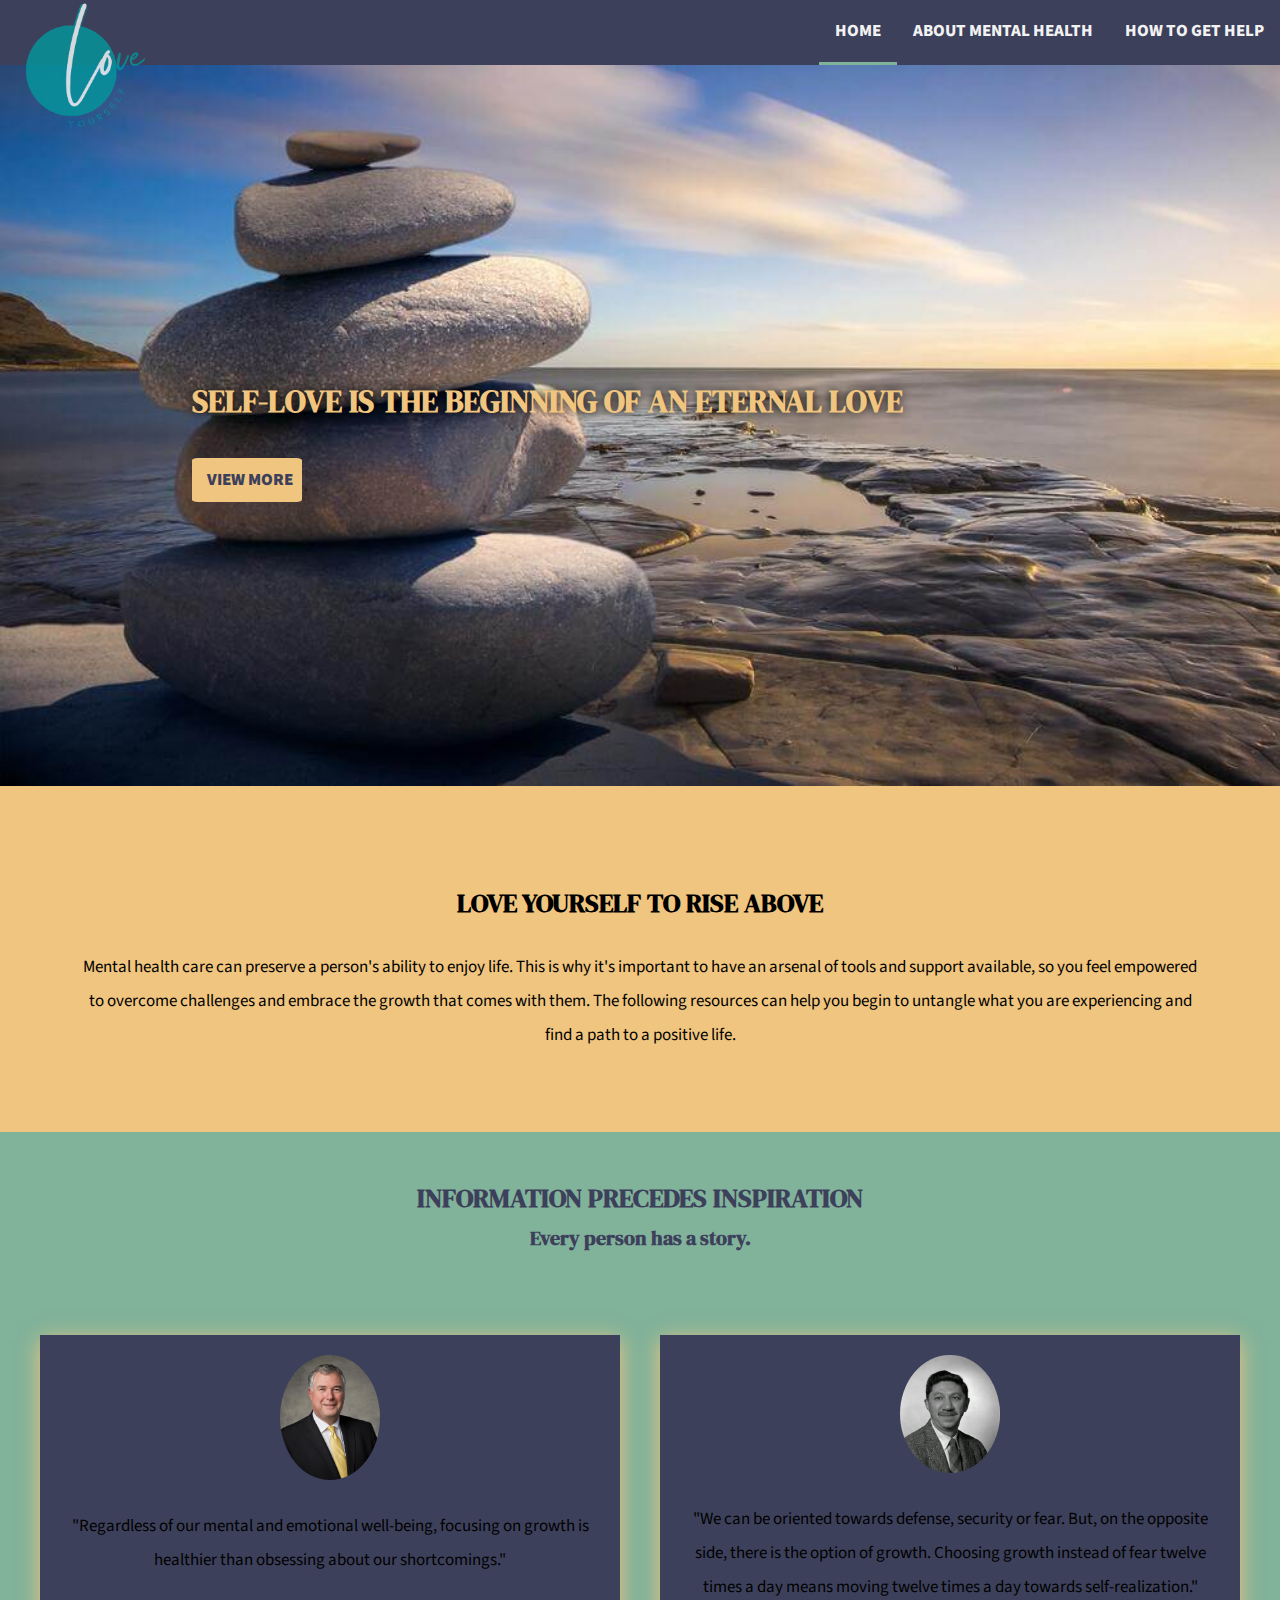
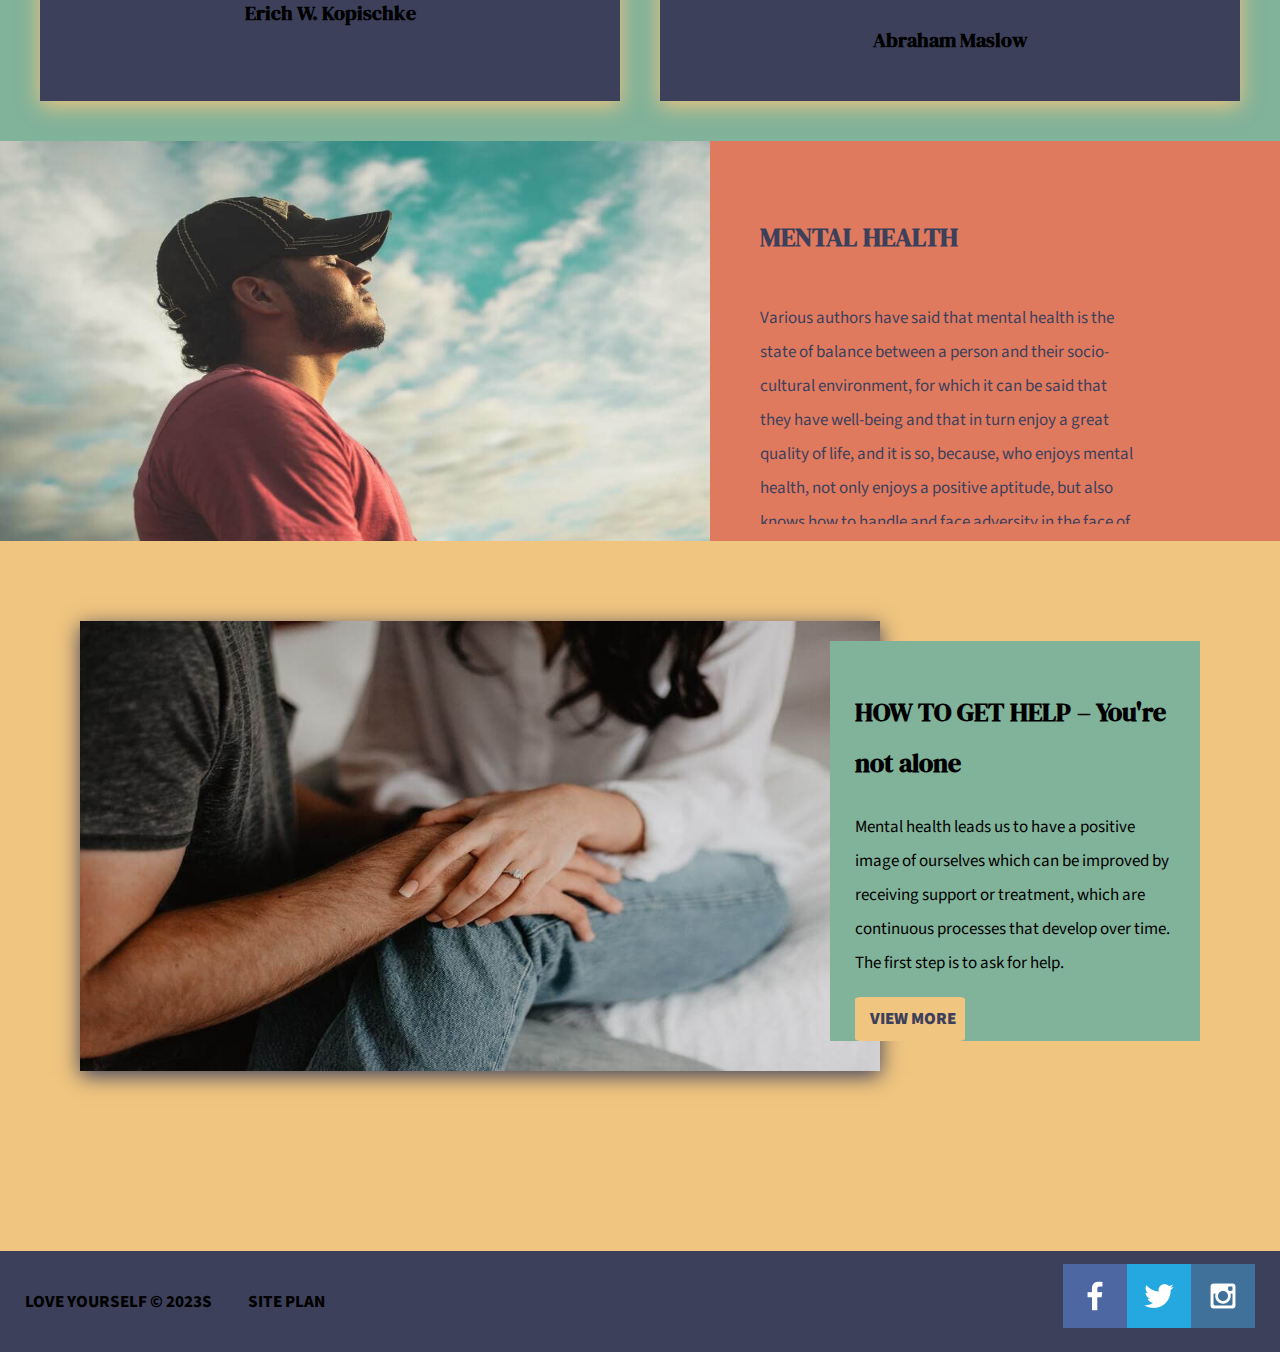
<file: lywebsite/index.html>
<!DOCTYPE html>
<html lang="en">

<head>
    <meta charset="UTF-8">
    <meta http-equiv="X-UA-Compatible" content="IE=edge">
    <meta name="viewport" content="width=device-width, initial-scale=1.0">
    <title>Love Yourself - Homepage</title>
    <link rel="stylesheet" href="styles/style.css">
</head>

<body>
    <div class="content">
        <!--Nav Bar-->
        <header>
            <a href="index.html" class="logo_link">
                <img src="images/20230112_182520_0000.png" alt="Love Yourself logo" class="logo">
            </a>
            <nav>
                <div class="topnav">
                    <a href="index.html" class="active">Home</a>
                    <a href="aboutmentalh.html">About Mental Health</a>
                    <a href="howtogethelp.html">How to get help</a>
                </div>
            </nav>
        </header>

        <!--Hero Banner-->
        <div id="hero">
            <div id="hero-box">
                <img src="images/pexels-pixabay-289586.jpg" alt="Balance Stone" id="hero-img">
            </div>
            <section id="hero-msg">
                <h2 class="home-title">Self-Love is the beginning of
                    an eternal love</h2>
                <div class="button">
                    <a href="aboutmentalh.html">
                        VIEW MORE
                    </a>
                </div>
            </section>
        </div>
        <main>
            <!--LOVE YOURSELF-->
            <section class="section-loveyourself">
                <h2 class="section-title">LOVE YOURSELF TO RISE ABOVE</h2>

                <p>Mental health care can preserve a person's ability to
                    enjoy life. This is why it's important to have an arsenal
                    of tools and support available, so you feel empowered to
                    overcome challenges and embrace the growth that comes with
                    them. The following resources can help you begin to
                    untangle what you are experiencing and find a path to a
                    positive life.</p>
            </section>

            <!--QUOTES-->
            <section class="quotes-grid">
                <h2 class="section-title">INFORMATION PRECEDES INSPIRATION</h2>
                <h3 class="section-subtitle">Every person has a story.</h3>
                <div class="quote-box1">
                    <div class="quote-img">
                        <img src="images/ErickKopischke.jpg" alt="Seventy-Elder-Kopischke ">
                    </div>
                    <p class="quote-msg">
                        "Regardless of our mental and emotional well-being, focusing on growth
                        is healthier than obsessing about our shortcomings."
                    </p>
                    <div id="bottom-right-quote1">
                        <h3>Erich W. Kopischke</h3>
                    </div>
                </div>

                <div class="quote-box2">
                    <div class="quote-img">
                        <img src="images/abraham1.jpg" alt="Abraham Maslow profile picture">
                    </div>
                    <p class="quote-msg">
                        "We can be oriented towards defense, security or fear. But,
                        on the opposite side, there is the option of growth. Choosing
                        growth instead of fear twelve times a day means moving
                        twelve times a day towards self-realization."</p>
                    <div id="bottom-right-quote2">
                        <h3>Abraham Maslow</h3>
                    </div>
                </div>
            </section>

            <!-- MENTAL HEALTH -->
            <div class="section-mentalhealth">
                <img src="images/pexels-kelvin-valerio-810775.jpg" alt="Man Peaceful" id="mentalhealth-img">
                <section id="mentalhealth-box">
                    <h2>MENTAL HEALTH </h2>
                    <div class="div-text">
                        <p id="mentalhealth-msg">
                            Various authors have said that mental health is
                            the state of balance between a person and their
                            socio-cultural environment, for which it can be said
                            that they have well-being and that in turn enjoy a
                            great quality of life, and it is so, because, who
                            enjoys mental health, not only enjoys a positive
                            aptitude, but also knows how to handle and face
                            adversity in the face of adversity. Hence, it is
                            directly associated with the terms health and physical
                            condition, although mental health goes far beyond the
                            physical part and state of a person's body.</p>
                    </div>

                </section>
            </div>

            <!--How to get help-->
            <div class="section-howtogethelp" id="section-howtogethelp">
                <img src="images/pexels-emma-bauso-3585811.jpg" alt="Woman hand" id="howtogethelp-img">
                <section id="background">
                    <h2>HOW TO GET HELP – You're not alone</h2>
                    <p>Mental health leads us to have a positive image of
                        ourselves which can be improved by receiving support
                        or treatment, which are continuous processes that
                        develop over time. The first step is to ask for help.</p>
                    <div class="button">
                        <a href="howtogethelp.html">
                            VIEW MORE
                        </a>
                    </div>
                </section>
            </div>
        </main>

        <!--Footer-->
        <footer>
            <div id="copyright">
                <p>Love Yourself &copy; 2023s</p>
                <a href="site-plan.html">Site Plan</a>
            </div>
            <div class="social">
                <a href="https://facebook.com" target="_blank">
                    <img src="images/facebook.png" alt="fb icon">
                </a>
                <a href="https://twitter.com" target="_blank">
                    <img src="images/twitter.png" alt="twitter icon">
                </a>
                <a href="https://instagram.com" target="_blank">
                    <img src="images/instagram.png" alt="instagram icon">
                </a>
            </div>
        </footer>
    </div>
</body>

</html>
</file>
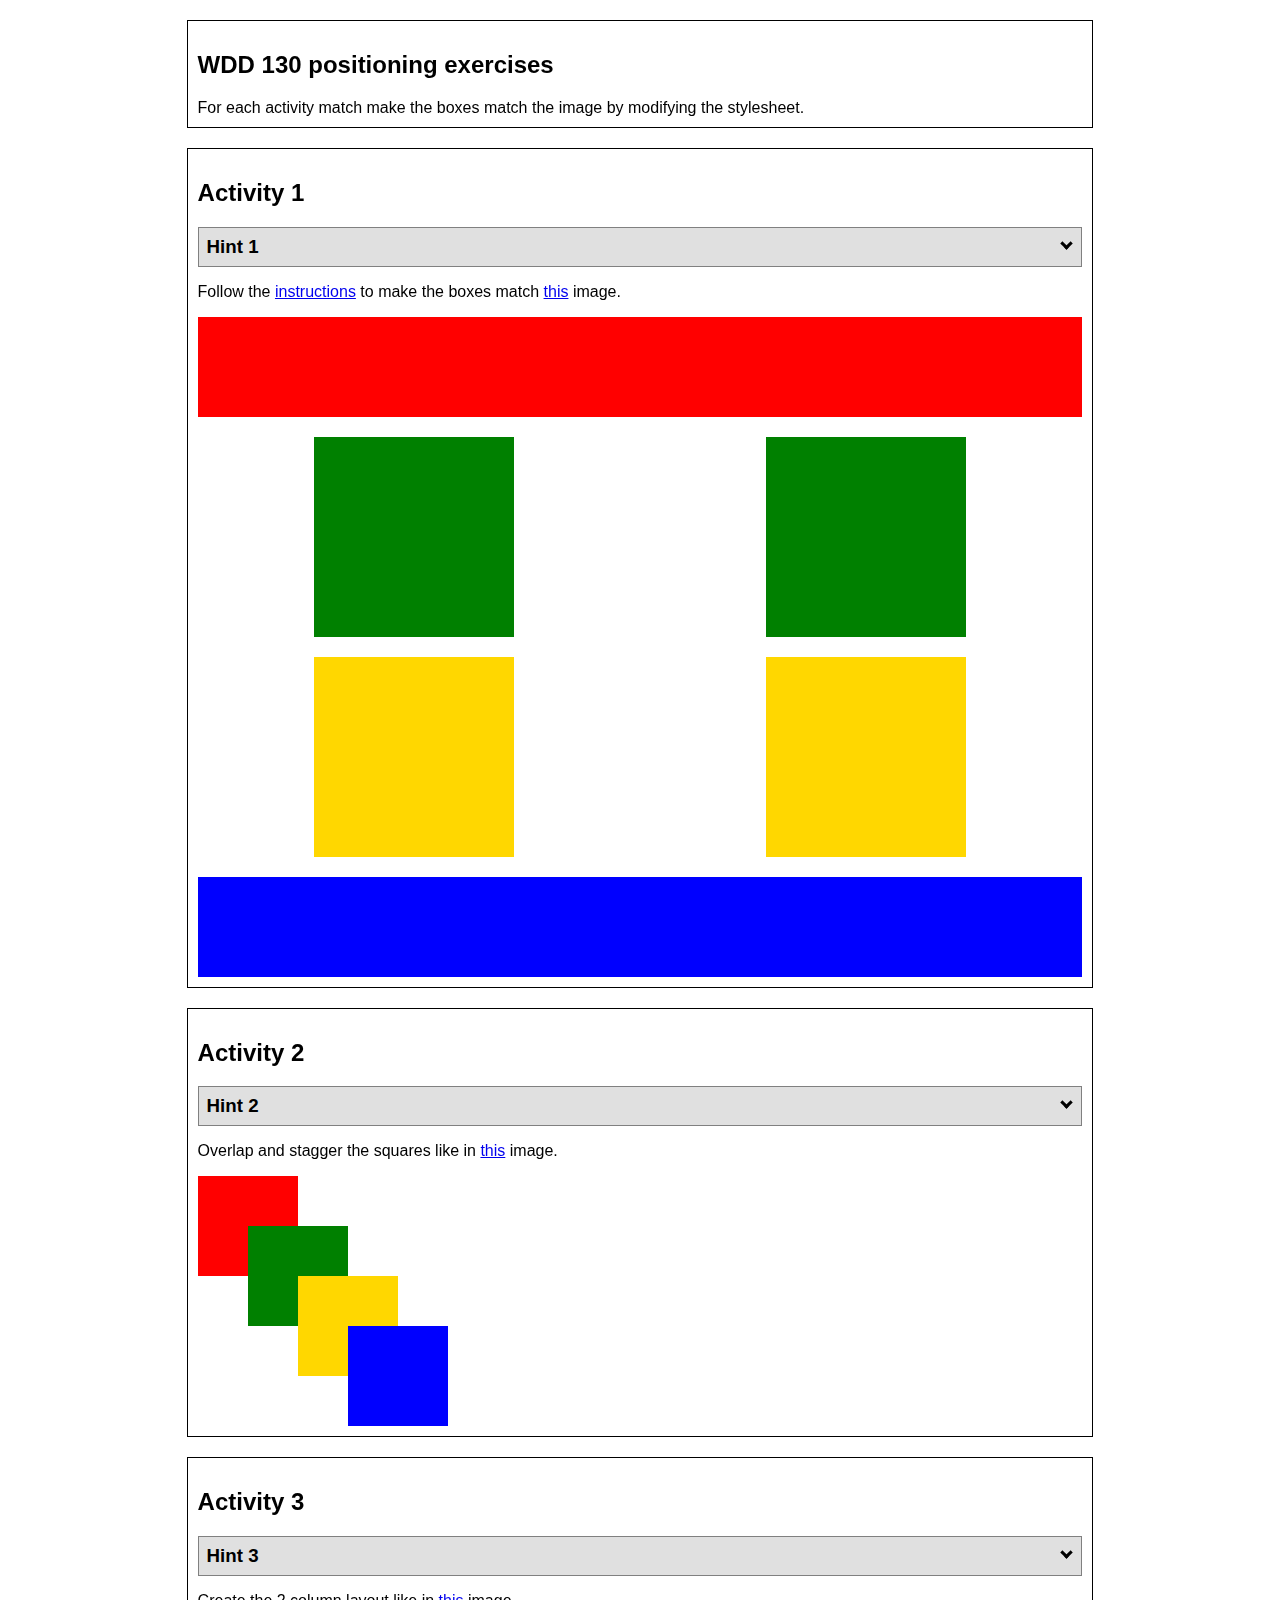
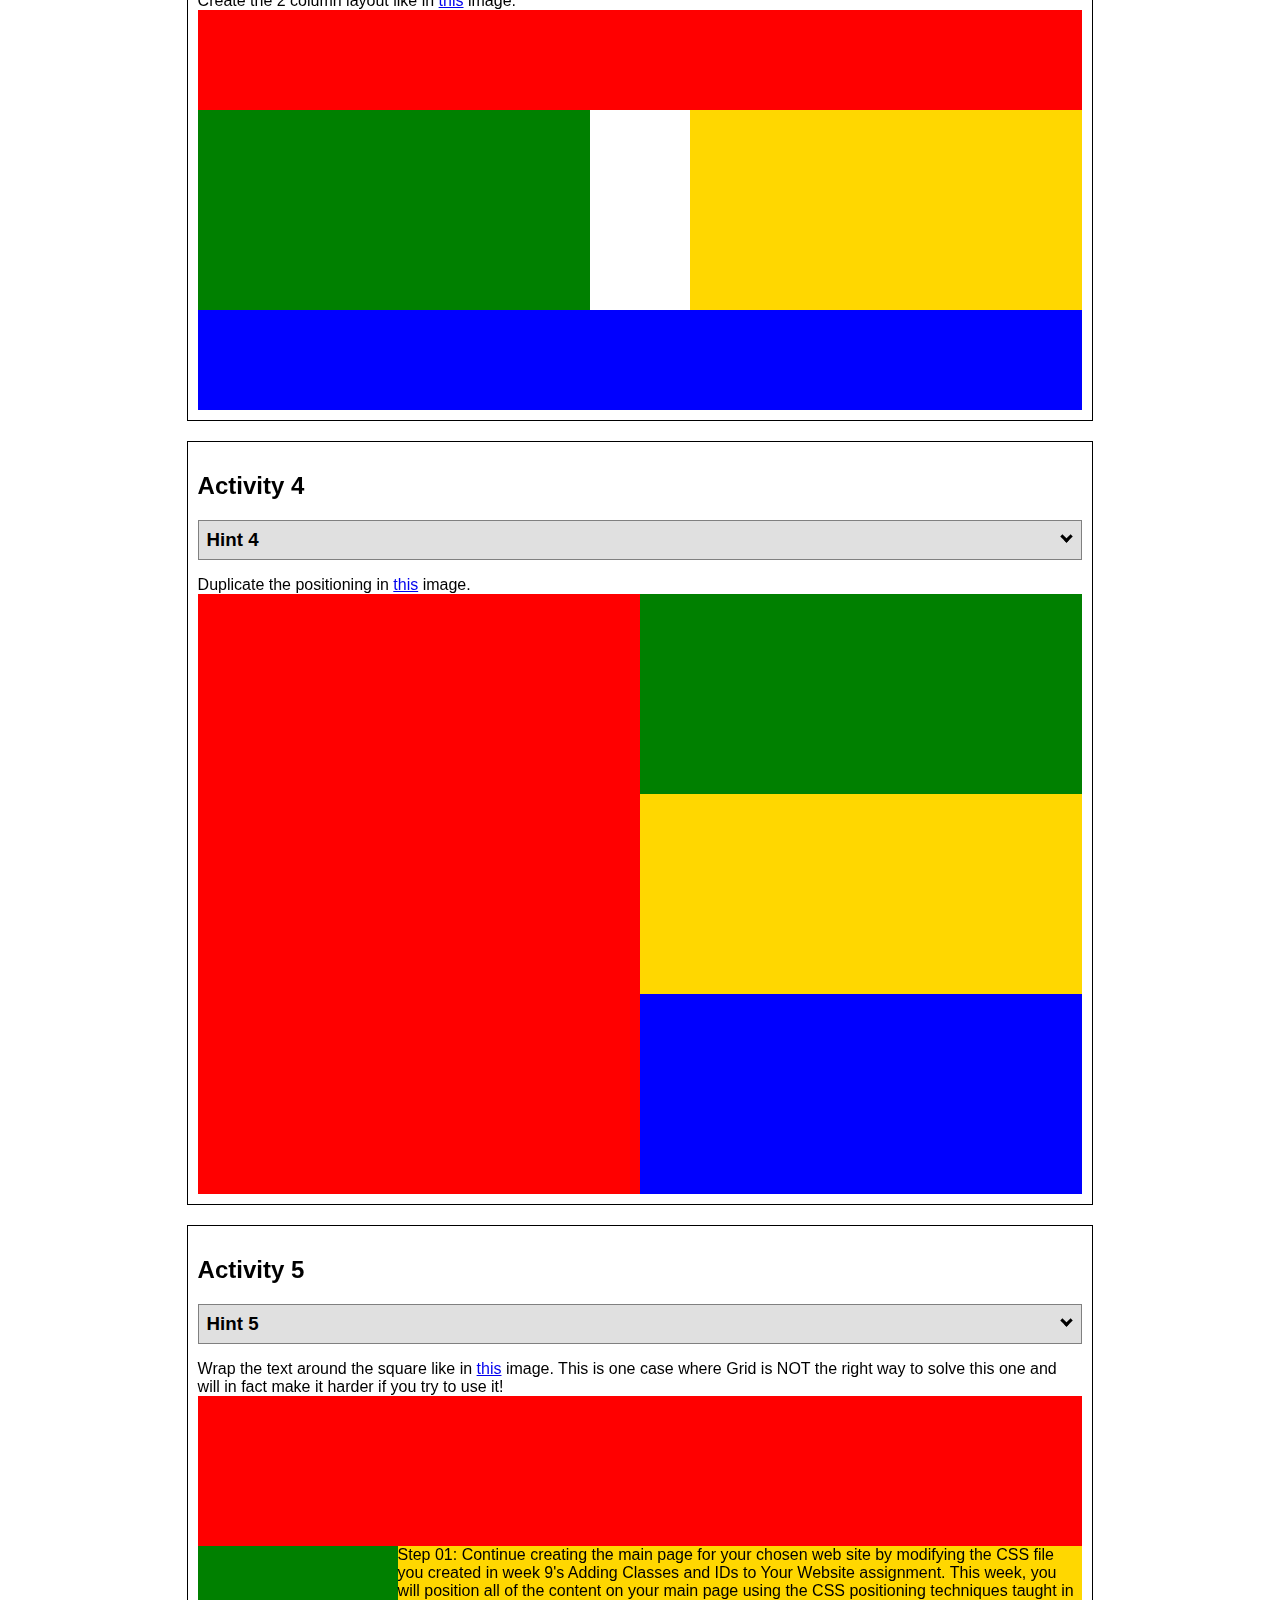
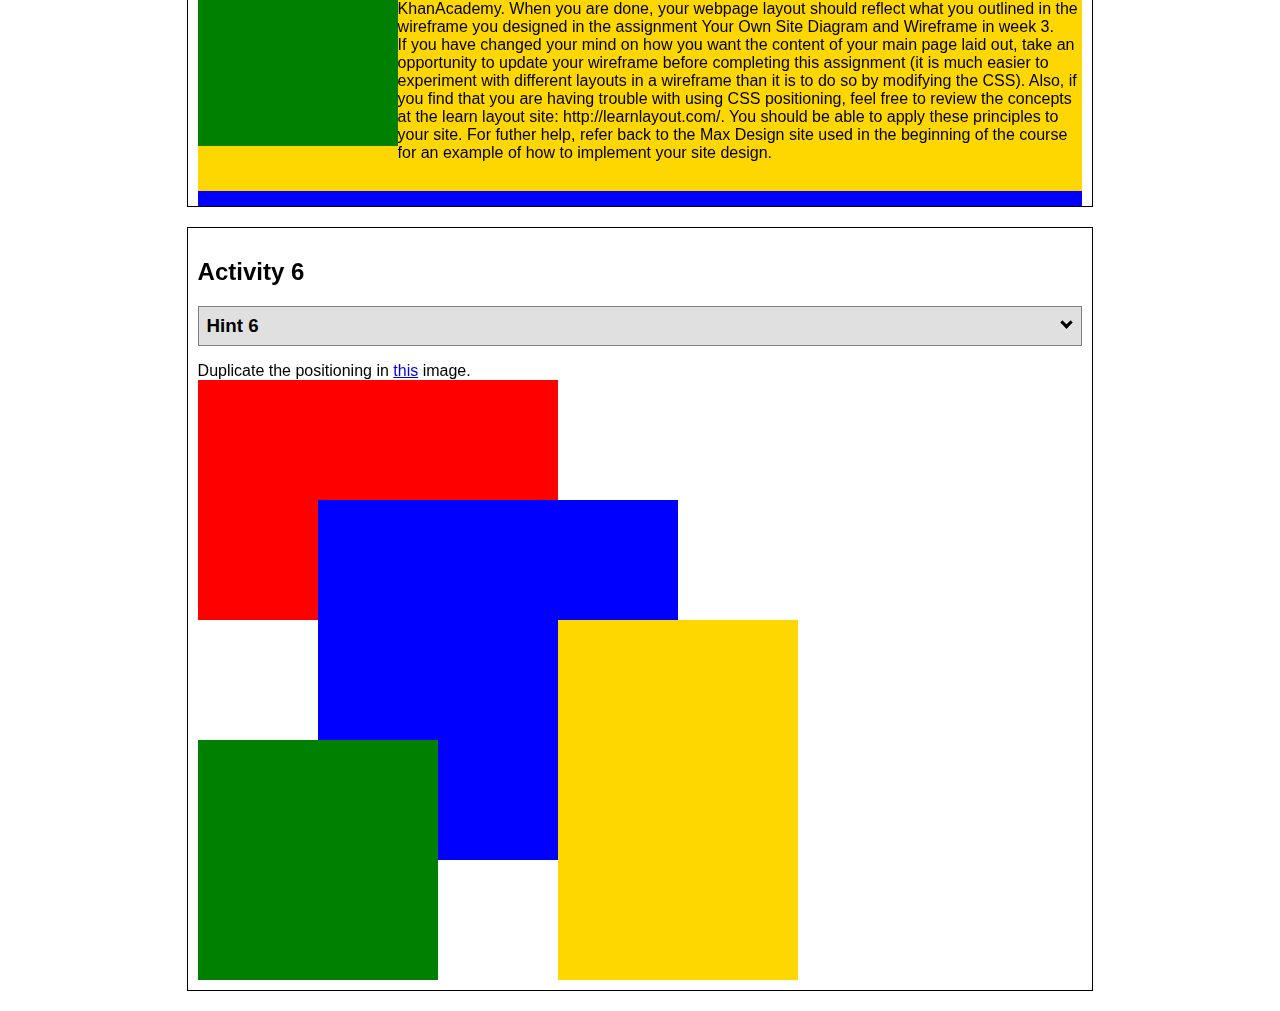
<file: positioning.html>
<!DOCTYPE html>
<html lang="en">
  <head>
    <!-- HTML - Name: positioning.html -->
    <title>Positioning Activity</title>
    <link rel="stylesheet" type="text/css" href="positionstyles.css" />
  </head>
  <body>
    <div class="activity">
      <h2>WDD 130 positioning exercises</h2>
      For each activity match make the boxes match the image by modifying the stylesheet.</div>
    <div class="activity">
      <h2>Activity 1</h2>
      <section class="hint"><input type="checkbox" ><i></i> <h3>Hint 1</h3><div><p>Check out the <a href="https://byui-wdd.github.io/wdd130/activities/w06-css-positioning.html" target="_blank">activity instructions</a> in Ilearn!</p></div></section>
      <p>Follow the <a href="https://byui-wdd.github.io/wdd130/activities/w06-css-positioning.html" target="_blank">instructions</a> to make the boxes match  <a href="https://byui-wdd.github.io/wdd130/images/example1.png" target="_blank">this</a> image.</p>
      <div class="content1" >
        <div class="red1" ></div>
        <div class="green1" ></div>
        <div class="green1" ></div>
        <div class="yellow1"></div>
        <div class="yellow1"></div>
        <div class="blue1"></div>
      </div>
    </div>
    <div class="activity">
      <h2>Activity 2</h2>
      <section class="hint"><input type="checkbox" > <h3>Hint 2</h3><i></i><div>
      <ul>
      <li>grid-template-columns: 50px 50px 50px 50px 50px </li></ul></div></section>
      <p>Overlap and stagger the squares like in <a href="https://byui-wdd.github.io/wdd130/images/example2.png" target="_blank">this</a> image.</p>
      <div class="content2" >
        <div class="red2" ></div>
        <div class="green2" ></div>
        <div class="yellow2"></div>
        <div class="blue2"></div>
      </div>
    </div>
    <div class="activity">
      <h2>Activity 3</h2>
      <section class="hint"><input type="checkbox" > <h3>Hint 3</h3><i></i><div><p>This one is going to be best solved with CSS Grid. Remember to make the boxes the right width first...then start moving them around. </p><h4>Properties used:</h4><ul><li>display:grid;</li><li>grid-template-columns:</li><li>grid-column-gap:</li>
        <li>grid-column:</li>  </ul></div></section>
      Create the 2 column layout like in <a href="https://byui-wdd.github.io/wdd130/images/example3.png" target="_blank">this</a>  image.
      <div class="content3" >
        <div class="red3" ></div>
        <div class="green3" ></div>
        <div class="yellow3"></div>
        <div class="blue3"></div>
      </div>
    </div>
    <div class="activity">
      <h2>Activity 4</h2>
      <section class="hint"><input type="checkbox" > <h3>Hint 4</h3><i></i><div><p>For the others we have been primarily concerned with width. For this one you will need to adjust height as well. </p><h4>Properties used:</h4><ul><li>display:grid;</li><li>grid-template-columns:</li><li>grid-row:</li></ul></div></section>
      Duplicate the positioning in <a href="https://byui-wdd.github.io/wdd130/images/example4.png" target="_blank">this</a> image. 
      <div class="content4" >
        <div class="red4" ></div>
        <div class="green4" ></div>
        <div class="yellow4"></div>
        <div class="blue4"></div>
      </div>
    </div>

    <div class="activity">
      <h2>Activity 5</h2>
      <section class="hint"><input type="checkbox" > <h3>Hint 5</h3><i></i><div><p>Grid is <strong>not</strong> the right way to do this.  In fact there is only one way to really do that...and that is with float. Remember that we float the thing we want the text to wrap around.  Also remember to start by making all the shapes the right size and shape.</p><h4>Properties used:</h4><ul><li>float: left;</li></ul></div></section>
      Wrap the text around the square like in <a href="https://byui-wdd.github.io/wdd130/images/example5.png" target="_blank">this</a> image. This is one case where Grid is NOT the right way to solve this one and will in fact make it harder if you try to use it!
      <div class="content5" >
        <div class="red5" ></div>
        <div class="green5" ></div>
        <div class="yellow5">Step 01: Continue creating the main page for your chosen web site by modifying the CSS file you created in week 9's Adding Classes and IDs to Your Website assignment. This week, you will position all of the content on your main page using the CSS positioning techniques taught in KhanAcademy. When you are done, your webpage layout should reflect what you outlined in the wireframe you designed in the assignment Your Own Site Diagram and Wireframe in week 3. <br />
          If you have changed your mind on how you want the content of your main page laid out, take an opportunity to update your wireframe before completing this assignment (it is much easier to experiment with different layouts in a wireframe than it is to do so by modifying the CSS). Also, if you find that you are having trouble with using CSS positioning, feel free to review the concepts at the learn layout site: http://learnlayout.com/. You should be able to apply these principles to your site. For futher help, refer back to the Max Design site used in the beginning of the course for an example of how to implement your site design.</div>
        <div class="blue5"></div>
      </div>
    </div>
    <div class="activity">
      <h2>Activity 6</h2>
      <section class="hint"><input type="checkbox" > <h3>Hint 6</h3><i></i><div><p>This one is all about visualizing the grid behind the layout. If you are having a hard time doing that first: all the sizes are even multiples of 100, and second here is another example with the lines drawn: <a href="https://byui-wdd.github.io/wdd130/images/example6-hint.png" target="_blank">example 6 with lines</a>. For this one you will find it easiest if you use px for the column width. You can also use <kbd>z-index</kbd> to control the element layering.    </p><h4>Properties used:</h4><ul><li>display:grid;</li><li>grid-template-columns:</li><li>grid-column:</li><li>grid-row:</li><li><a href="https://www.w3schools.com/cssref/pr_pos_z-index.asp" target="_blank">z-index:</a></li></ul></div></section>
      Duplicate the positioning in <a href="https://byui-wdd.github.io/wdd130/images/example6.png" target="_blank">this</a> image.
      <div class="content6" >
        <div class="red6" ></div>
        <div class="green6" ></div>
        <div class="yellow6"></div>
        <div class="blue6"></div>
      </div>
    </div>
  </body>
</html>
</file>
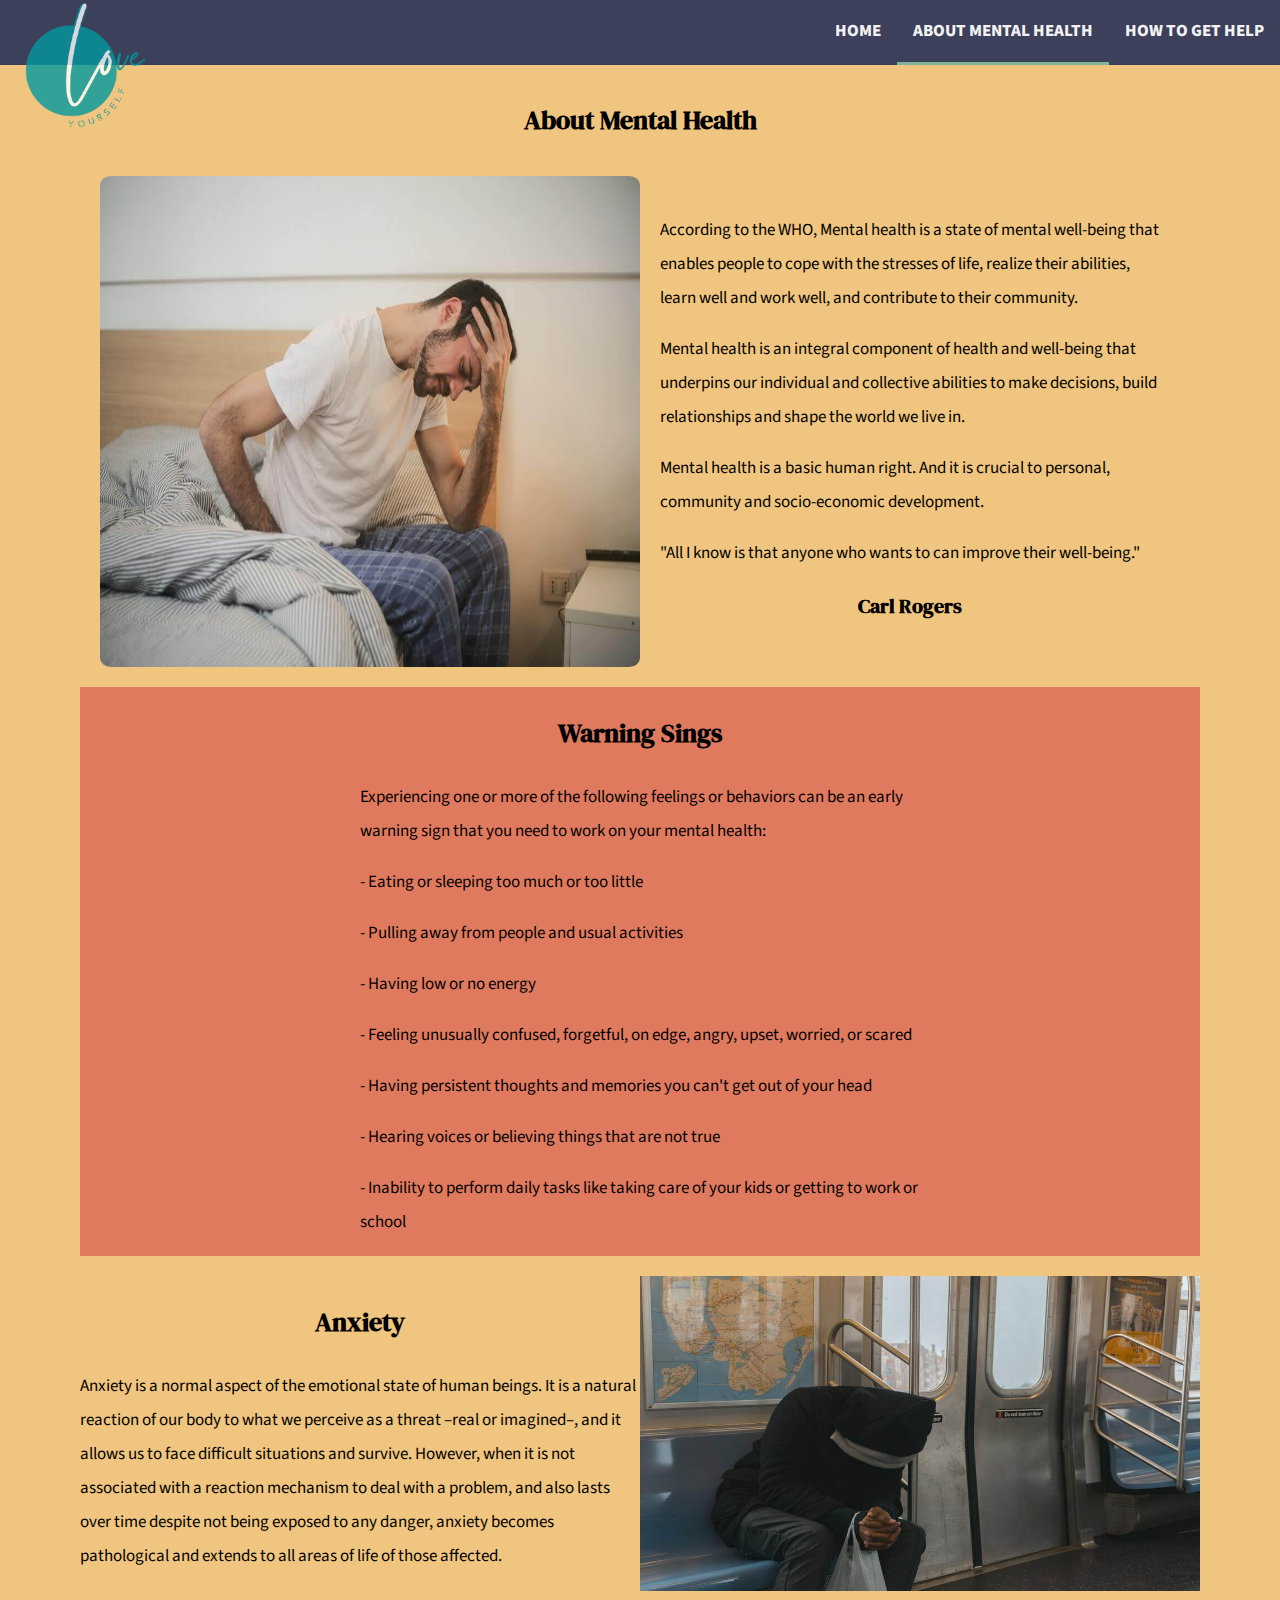
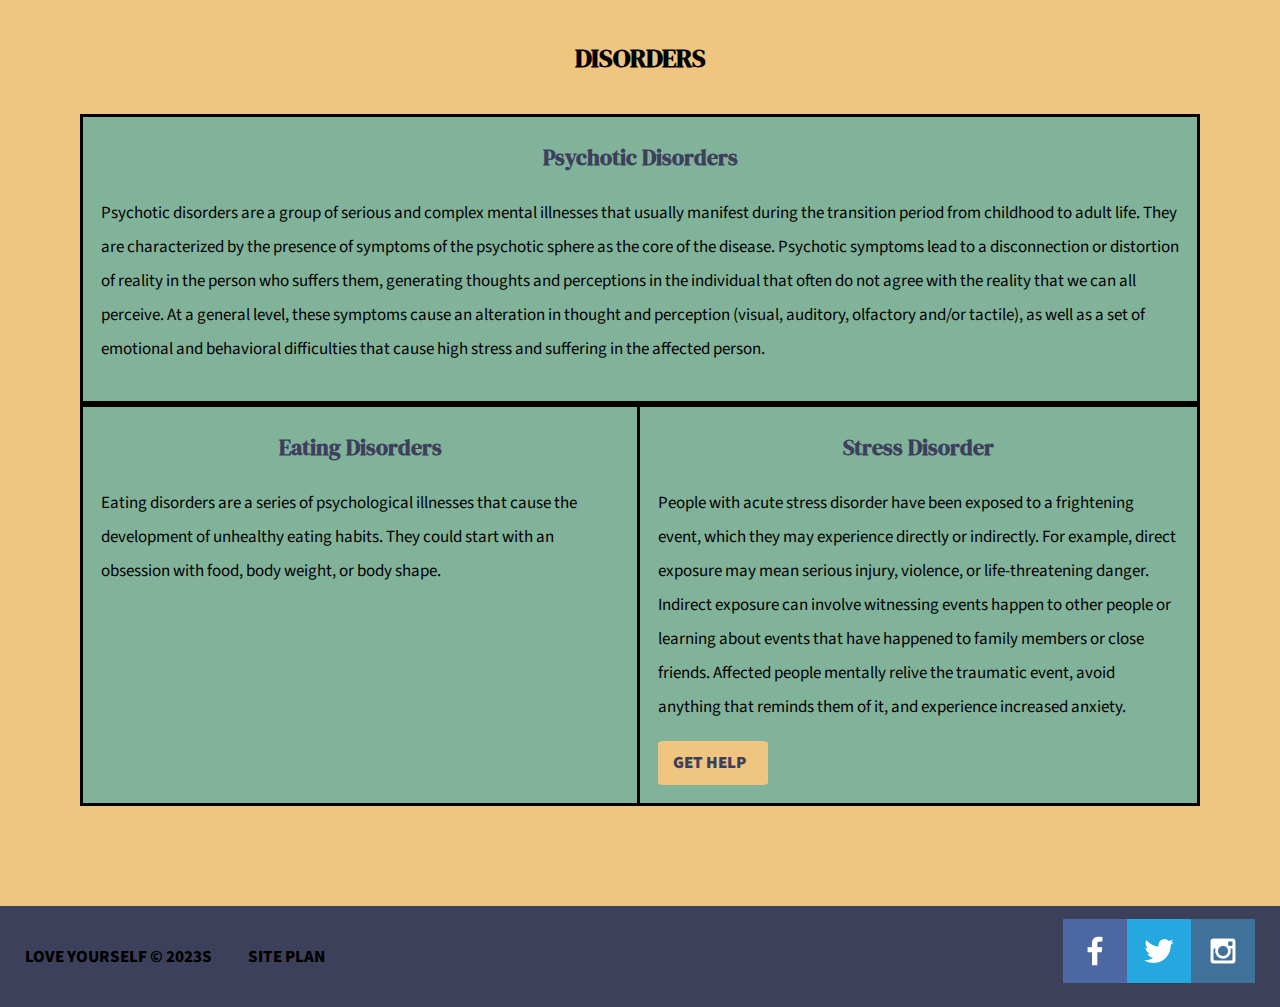
<file: lywebsite/aboutmentalh.html>
<!DOCTYPE html>
<html lang="en">

<head>
    <meta charset="UTF-8">
    <meta http-equiv="X-UA-Compatible" content="IE=edge">
    <meta name="viewport" content="width=device-width, initial-scale=1.0">
    <title>Love Yourself - About Mental Health</title>
    <link rel="stylesheet" href="styles/style.css">
</head>

<body>
    <div class="content">
        <!--Nav Bar-->
        <header>
            <a href="index.html" class="logo_link">
                <img src="images/20230112_182520_0000.png" alt="Love Yourself logo" class="logo">
            </a>
            <nav>
                <div class="topnav">
                    <a href="index.html">Home</a>
                    <a href="aboutmentalh.html" class="active">About Mental Health</a>
                    <a href="howtogethelp.html" >How to get help</a>
               </div>
            </nav>
        </header>

        <!-- Main -->
        <main id="aboutmentalh-main">
            <!--Hero Banner-->
            <h2 class="aboutmentalh-title">About Mental Health</h2>
            <div id="aboutmentalh-hero">
                <img src="images/pexels-andrea-piacquadio-3771115.jpg" alt="Worry man" id="about-mentalh-img">
                <div id="aboutmentalh-left">
                    <p>According to the WHO, Mental health is a state of mental well-being that enables people to cope
                        with the stresses of life, realize their abilities, learn well and work well, and contribute to
                        their community.</p>
                    <p>Mental health is an integral component of health and well-being that underpins our individual and
                        collective abilities to make decisions, build relationships and shape the world we live in. </p>
                    <p>Mental health is a basic human right. And it is crucial to personal, community and socio-economic
                        development.</p>
                    <p class="quote-mentalh-msg">
                        "All I know is that anyone who wants to can improve their well-being."
                    </p>
                    <div id="bottom-right-quote-mentalh">
                        <h3>Carl Rogers</h3>
                    </div>
                </div>
            </div>
            <!--WARNING SINGS-->
            <section class="section-warningsings">
                <div class="div-warning-sings">
                    <div class="w-50">
                        <h2 class="section-title">Warning Sings</h2>
                        <p>Experiencing one or more of the following feelings or behaviors can be an early warning sign
                            that
                            you
                            need to work on your mental health:</p>
                        <p>- Eating or sleeping too much or too little</p>
                        <p>- Pulling away from people and usual activities</p>
                        <p>- Having low or no energy</p>
                        <p>- Feeling unusually confused, forgetful, on edge, angry, upset, worried, or scared</p>
                        <p>- Having persistent thoughts and memories you can't get out of your head</p>
                        <p>- Hearing voices or believing things that are not true</p>
                        <p>- Inability to perform daily tasks like taking care of your kids or getting to work or school
                        </p>
                    </div>

                </div>
            </section>
            <!-- ANXIETY -->

            <div class="second-section">
                <div class="section-anxiety">
                    <div class="w-full">
                        <div class="container">
                            <div class="w-50">
                                <section id="anxiety-box">
                                    <h2 class="text-center">Anxiety</h2>
                                    <p id="anxiety-msg">
                                        Anxiety is a normal aspect of the emotional state of human beings. It is a
                                        natural
                                        reaction of
                                        our body to what we perceive as a threat –real or imagined–, and it allows us to
                                        face difficult
                                        situations and survive. However, when it is not associated with a reaction
                                        mechanism
                                        to deal
                                        with a problem, and also lasts over time despite not being exposed to any
                                        danger,
                                        anxiety
                                        becomes pathological and extends to all areas of life of those affected.</p>
                                </section>
                            </div>
                            <div class="w-50">
                                <img src="images/pexels-steven-arenas-362948.jpg" alt="Anxious man" id="anxiety-img">
                            </div>

                        </div>
                    </div>

                </div>


                <!--DISORDERS-->
                <h2 class="aboutmentalh-title" id="joinus-title">DISORDERS</h2>
                <div class="w-full">

                    <div class="w-full" id="aboutmentalh-bottom-box-psychotic-disorders-div">
                        <div class="w-full" id="aboutmentalh-bottom-txt1">
                            <h4 id="psychotic-title" class="text-center">Psychotic Disorders</h4>
                            <p>Psychotic disorders are a group of serious and complex mental illnesses that usually
                                manifest
                                during the transition period from childhood to adult life. They are characterized by the
                                presence of symptoms of the psychotic sphere as the core of the disease. Psychotic
                                symptoms
                                lead to a disconnection or distortion of reality in the person who suffers them,
                                generating
                                thoughts and perceptions in the individual that often do not agree with the reality that
                                we
                                can all perceive. At a general level, these symptoms cause an alteration in thought and
                                perception (visual, auditory, olfactory and/or tactile), as well as a set of emotional
                                and
                                behavioral difficulties that cause high stress and suffering in the affected person.</p>
                        </div>
                    </div>


                    <div class="container">

                        <div class="w-50" id="aboutmentalh-bottom-box">
                            <div id="aboutmentalh-bottom-txt2">
                                <h4 class="text-center" id="eating-title">Eating Disorders</h4>
                                <p>Eating disorders are a series of psychological illnesses that cause the development
                                    of
                                    unhealthy eating habits. They could start with an obsession with food, body weight,
                                    or
                                    body
                                    shape.</p>
                            </div>
                        </div>

                        <div class="w-50" id="aboutmentalh-background">
                            <h4 class="text-center" id="stress-title">Stress Disorder</h4>
                            <p>People with acute stress disorder have been exposed to a frightening event, which they
                                may
                                experience directly or indirectly. For example, direct exposure may mean serious injury,
                                violence, or life-threatening danger. Indirect exposure can involve witnessing events
                                happen
                                to other people or learning about events that have happened to family members or close
                                friends. Affected people mentally relive the traumatic event, avoid anything that
                                reminds
                                them of it, and experience increased anxiety.</p>
                            <div class="button">
                                <a href="howtogethelp.html">
                                 GET HELP
                                </a>
                            </div>
                        </div>

                    </div>




                </div>


            </div>
        </main>

        <!--Footer-->
        <footer>
            <div id="copyright">
                <p>Love Yourself &copy; 2023s</p>
                <a href="site-plan.html">Site Plan</a>
            </div>
            <div class="social">
                <a href="https://facebook.com" target="_blank">
                    <img src="images/facebook.png" alt="fb icon">
                </a>
                <a href="https://twitter.com" target="_blank">
                    <img src="images/twitter.png" alt="twitter icon">
                </a>
                <a href="https://instagram.com" target="_blank">
                    <img src="images/instagram.png" alt="instagram icon">
                </a>
            </div>
        </footer>
    </div>
</body>

</html>
</file>
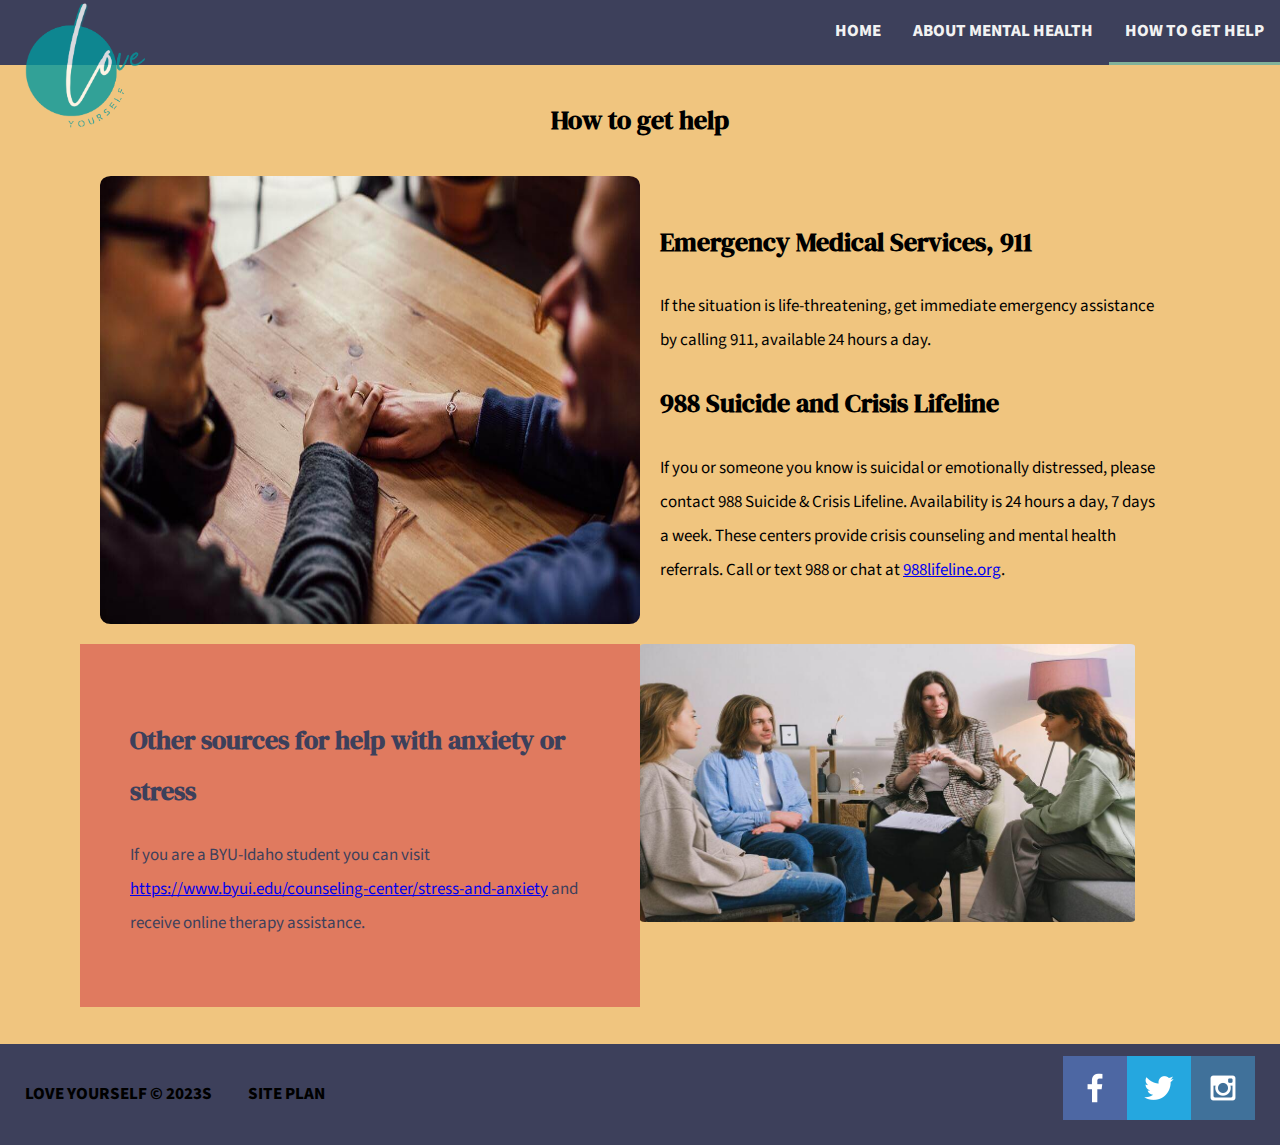
<file: lywebsite/howtogethelp.html>
<!DOCTYPE html>
<html lang="en">
<head>
    <meta charset="UTF-8">
    <meta http-equiv="X-UA-Compatible" content="IE=edge">
    <meta name="viewport" content="width=device-width, initial-scale=1.0">
    <title>Love Yourself - How to get Help</title>
    <link rel="stylesheet" href="styles/style.css">
</head>
<body>
    <div class="content">
        <!--Nav Bar-->
        <header>
            <a href="index.html" class="logo_link">
                <img src="images/20230112_182520_0000.png" alt="Love Yourself logo" class="logo">
            </a>
            <nav>
                <div class="topnav">
                    <a href="index.html">Home</a>
                    <a href="aboutmentalh.html">About Mental Health</a>
                    <a href="howtogethelp.html" class="active">How to get help</a>
               </div>
            </nav>
        </header>

        <!-- Main -->
        <main id="howtogethelp-main">
            <!--Hero Banner-->
            <h2 class="howtogethelp-title">How to get help</h2>
            <div id="howtogethelp-hero">
                <img src="images/pexels-juan-pablo-serrano-arenas-951290.jpg" alt="Woman helping" id="help-img">
                <div id="howtogethelp-left">
                    <h2>Emergency Medical Services, 911</h2>
                    <p>If the situation is life-threatening, get immediate emergency assistance by calling 911, available 24 hours a day.</p>
                    <h2>988 Suicide and Crisis Lifeline</h2>
                    <p>If you or someone you know is suicidal or emotionally distressed, please contact 988 Suicide & Crisis Lifeline. Availability is 24 hours a day, 7 days a week. These centers provide crisis counseling and mental health referrals. Call or text 988 or chat at <a href="https://988lifeline.org/">988lifeline.org</a>.</p>
                </div>
            </div>
                 <!-- OTHER SOURCES -->
                 <div class="second-section">
                    <div class="section-byu">
                        <div class="w-full">
                            <div class="container">
                                <div class="w-50">
                                    <section id="byu-box">
                                        <h2>Other sources for help with anxiety or stress</h2>
                                        <p id="byu-msg">
                                          If you are a BYU-Idaho student you can visit <a href="https://www.byui.edu/counseling-center/stress-and-anxiety">https://www.byui.edu/counseling-center/stress-and-anxiety</a> and receive online therapy assistance.</p>
                
                                    </section>
                                </div>
                                <div class="w-50">
                                    <img src="images/pexels-shvets-production-7176305.jpg" alt="Group Therapy" id="byu-img">
                                </div>
                            </div>
                        </div>
    
                    </div>
                </div>
        </main>

        <!--Footer-->
        <footer>
            <div id="copyright">
                <p>Love Yourself &copy; 2023s</p>
                <a href="site-plan.html">Site Plan</a>
            </div>
            <div class="social">
                <a href="https://facebook.com" target="_blank">
                    <img src="images/facebook.png" alt="fb icon">
                </a>
                <a href="https://twitter.com" target="_blank">
                    <img src="images/twitter.png" alt="twitter icon">
                </a>
                <a href="https://instagram.com" target="_blank">
                    <img src="images/instagram.png" alt="instagram icon">
                </a>
            </div>
        </footer>
    </div>    
</body>
</html>
</file>
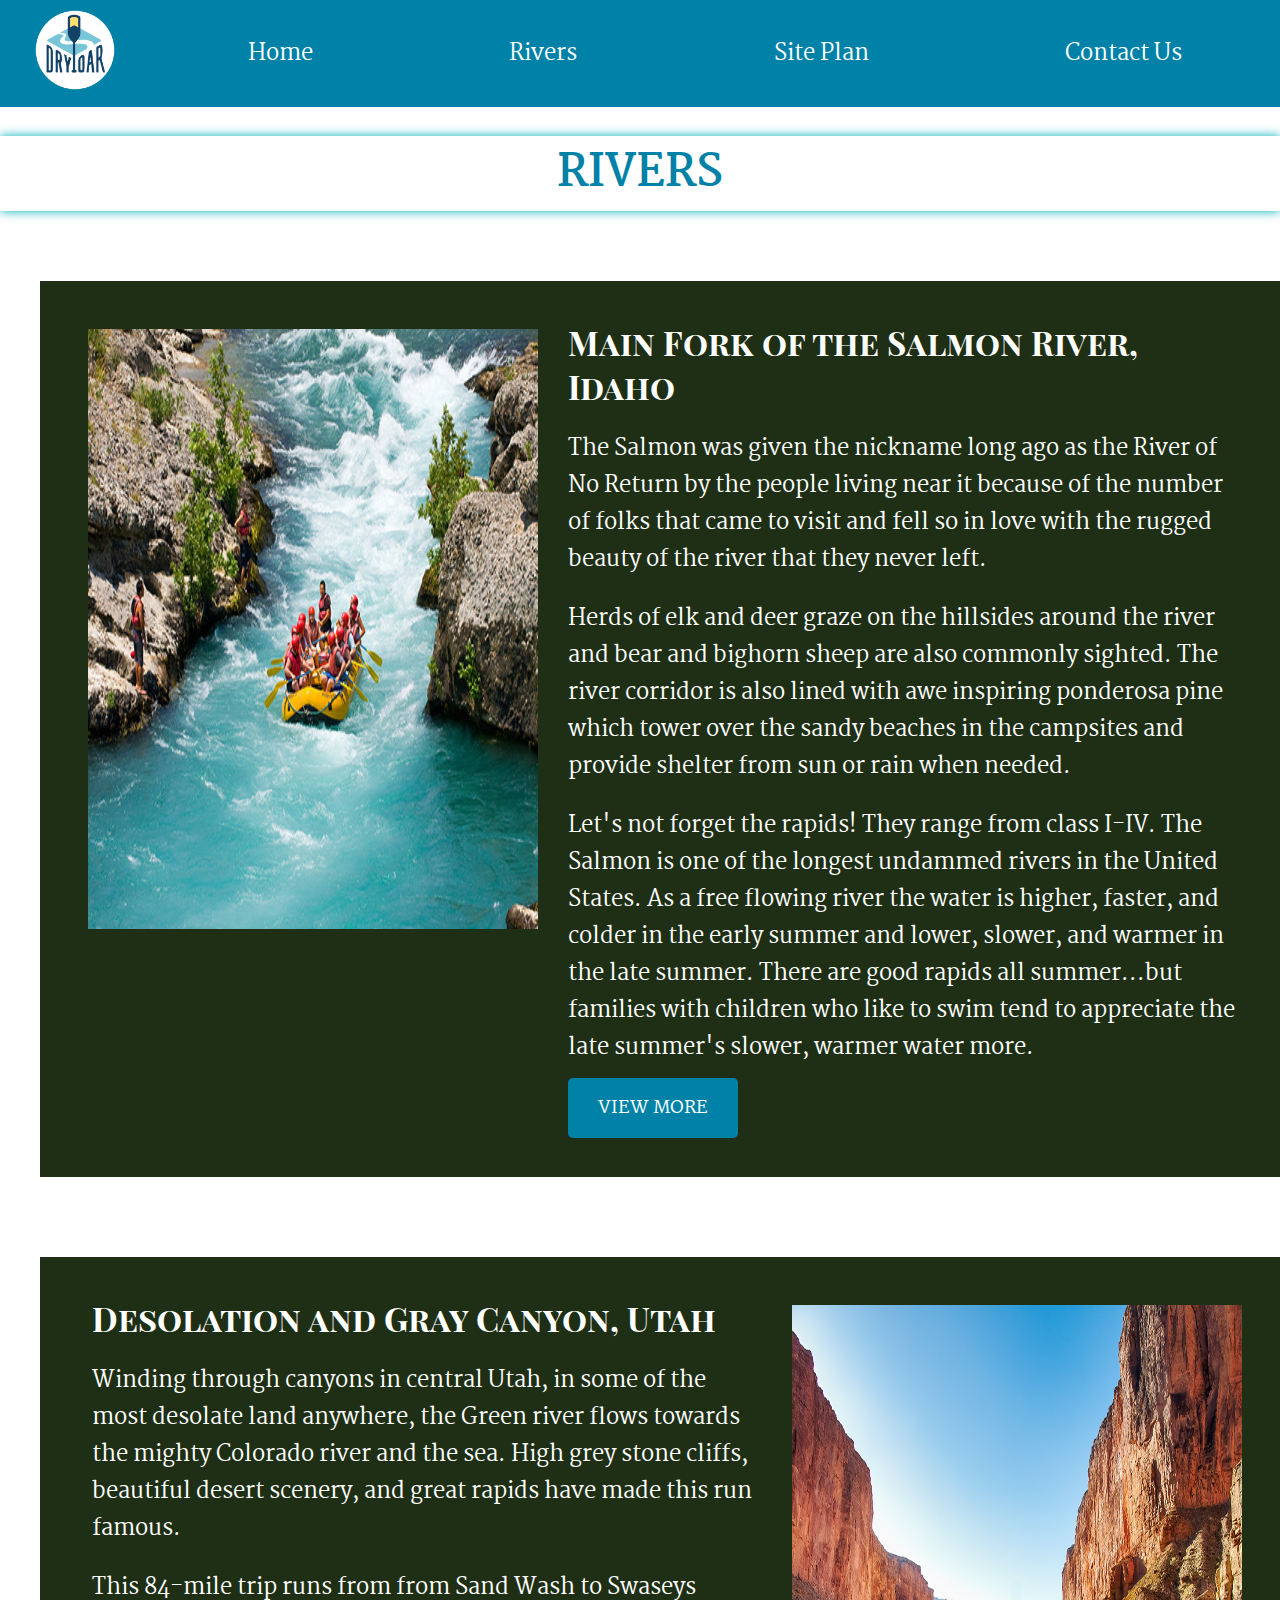
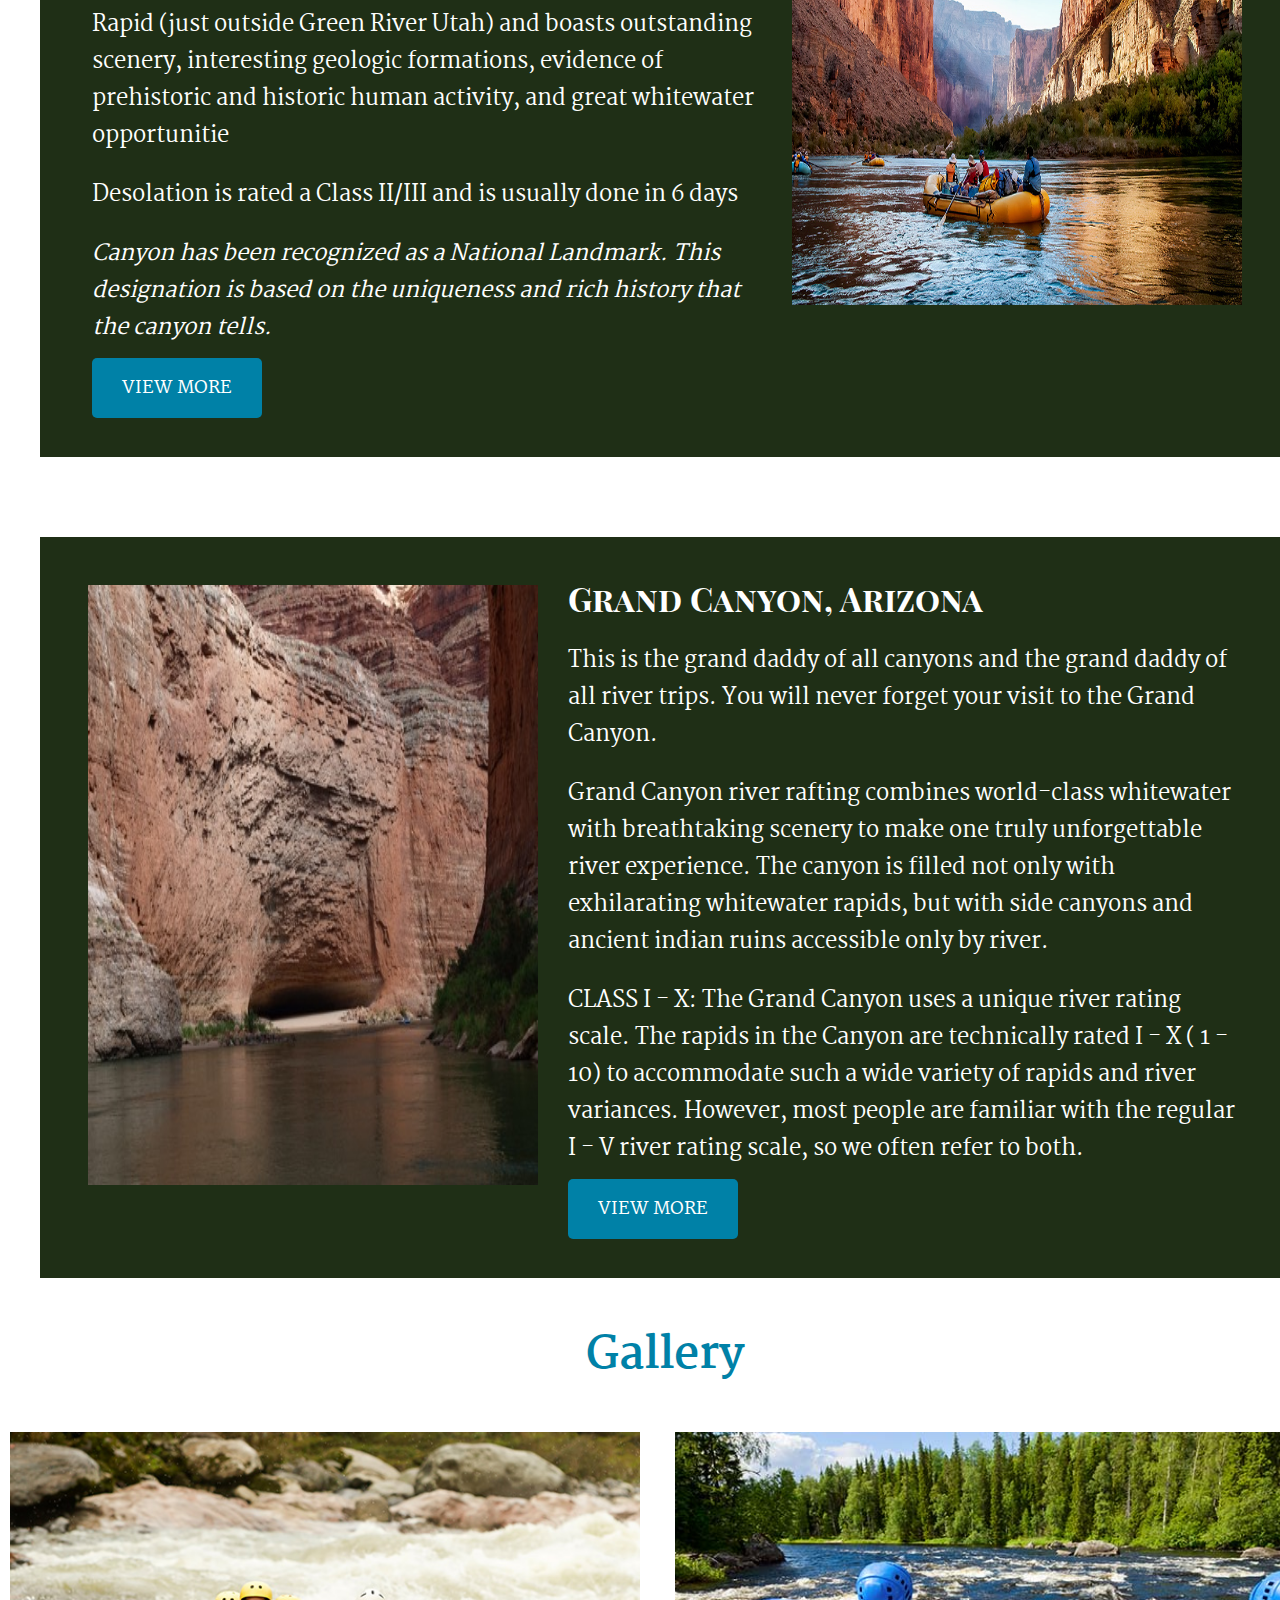
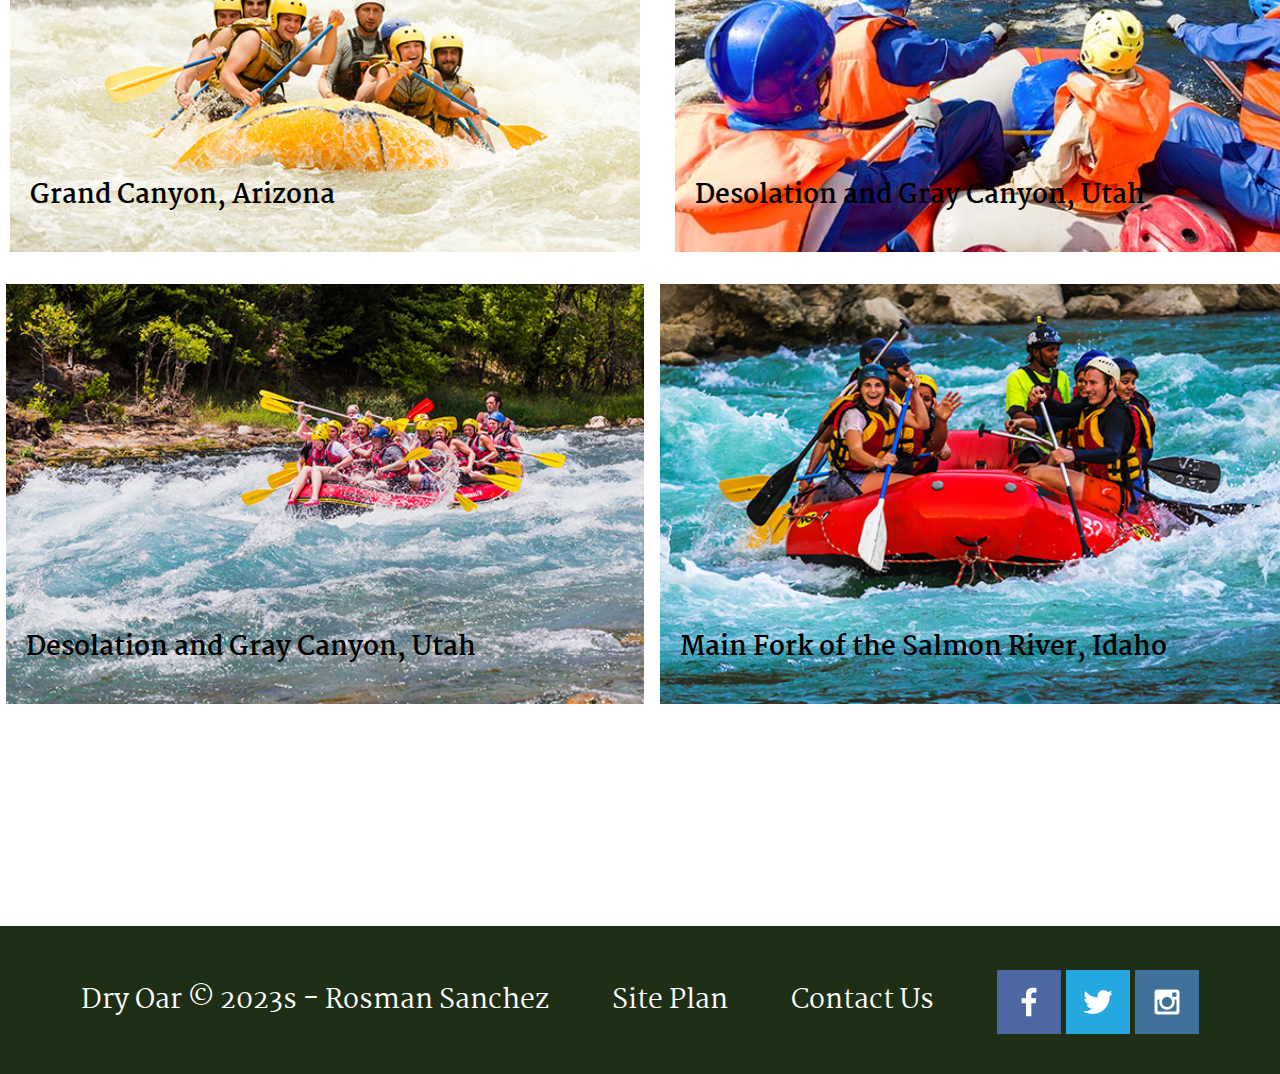
<file: wwr/rivers.html>
<!DOCTYPE html>
<html lang="en">
<head>
    <meta charset="UTF-8">
    <meta http-equiv="X-UA-Compatible" content="IE=edge">
    <meta name="viewport" content="width=device-width, initial-scale=1.0">
    <title>Whitewater Rafting Vacations - Homepage</title>
    <link rel="stylesheet" href="styles/style.css">
</head>
<body>
    <div id="cotent">
        <header>
            <a href="index.html" id="logo_link">
                <img src="images/logo.png" alt="Dry Oar Logo" class="logo">
            </a>
            <nav>
                <a href="index.html">Home</a>
                <a href="rivers.html">Rivers</a>
                <a href="site-plan-rafting.html">Site Plan</a>
                <a href="contactus.html">Contact Us</a>
            </nav>
        </header>
            <div id="rivers-title">
                <h1>RIVERS</h1>
            </div>
            <main class="rivers-grid">
                <section class="rivers-section">
                    <img src="images/salmon_river.jpg" alt="Salmon River located on Idaho" class="rivers-img">
                    <div class="rivers-content">
                        <h2>
                            Main Fork of the Salmon River, Idaho
                        </h2>
                        <p>The Salmon was given the nickname long ago as the River of No Return by the people living near it because of the number of folks that came to visit and fell so in love with the rugged beauty of the river that they never left.</p>

                        <p>Herds of elk and deer graze on the hillsides around the river and bear and bighorn sheep are also commonly sighted. The river corridor is also lined with awe inspiring ponderosa pine which tower over the sandy beaches in the campsites and provide shelter from sun or rain when needed.</p>

                        <p>Let's not forget the rapids! They range from class I-IV. The Salmon is one of the longest undammed rivers in the United States. As a free flowing river the water is higher, faster, and colder in the early summer and lower, slower, and warmer in the late summer. There are good rapids all summer...but families with children who like to swim tend to appreciate the late summer's slower, warmer water more.</p>

                        <a class='view-more' href="rivers.html">VIEW MORE</a>
                    </div>
                </section>

                <section class="rivers-section">
                    <div class="rivers-content">
                        <h2>
                            Desolation and Gray Canyon, Utah
                        </h2>
                        <p>Winding through canyons in central Utah, in some of the most desolate land anywhere, the Green river flows towards the mighty Colorado river and the sea. High grey stone cliffs, beautiful desert scenery, and great rapids have made this run famous. </p>
                            
                        <p>This 84-mile trip runs from from Sand Wash to Swaseys Rapid (just outside Green River Utah) and boasts outstanding scenery, interesting geologic formations, evidence of prehistoric and historic human activity, and great whitewater opportunitie</p>

                        <p>Desolation is rated a Class II/III and is usually done in 6 days</p>

                        <p><em>Canyon has been recognized as a National Landmark.  This designation is based on the uniqueness and rich history that the canyon tells.</em></p>

                        <a class='view-more' href="rivers.html">VIEW MORE</a>
                    </div>
                    <img src="images/rafting11_1024.jpg" alt="Salmon River located on Idaho" class="rivers-img">
                </section>

                <section class="rivers-section">
                    <img src="images/red-wall.jpg" alt="Grand Canyon River" class="rivers-img">
                    <div class="rivers-content">
                        <h2>
                            Grand Canyon, Arizona
                        </h2>
                        <p>This is the grand daddy of all canyons and the grand daddy of all river trips. You will never forget your visit to the Grand Canyon.</p>

                        <p>Grand Canyon river rafting combines world-class whitewater with breathtaking scenery to make one truly unforgettable river experience. The canyon is filled not only with exhilarating whitewater rapids, but with side canyons and ancient indian ruins accessible only by river.</p>

                        <p>CLASS I - X: The Grand Canyon uses a unique river rating scale. The rapids in the Canyon are technically rated I - X ( 1 - 10) to accommodate such a wide variety of rapids and river variances. However, most people are familiar with the regular I - V river rating scale, so we often refer to both.</p>

                        <a class='view-more' href="rivers.html">VIEW MORE</a>
                    </div>
                </section>
                    <h1 id="gallery-title">Gallery</h1>
                <section class="rivers-gallery">
                    <div id="top-right-img">
                        <img src="images/rafting52_600.jpg" alt="Utah" >
                        <h3>Desolation and Gray Canyon, Utah</h3>
                    </div>
                    <div id="top-left-img">
                        <img src="images/rafting4_600.jpg" alt="Arizona" >
                        <h3>Grand Canyon, Arizona</h3>
                    </div>
                    <div id="bottom-left-img">
                        <img src="images/rafting33_600.jpg" alt="Utah 2" >
                
                        <h3>Desolation and Gray Canyon, Utah</h3>
                    </div>
                    <div id="bottom-right-img">
                        <img src="images/rafting17_600.jpg" alt="Idaho" >
                        <h3>Main Fork of the Salmon River, Idaho</h3>
                    </div>
                </section>
            </main>
        <footer>
            <p>Dry Oar &copy; 2023s - Rosman Sanchez</p>
            <p><a href="site-plan-rafting.html">Site Plan</a></p>
            <p><a href="contactus.html">Contact Us</a></p>
            <div class="social">
                <a href="https://facebook.com" target="_blank">
                    <img src="images/facebook.png" alt="fb icon">
                </a>
                <a href="https://twitter.com" target="_blank">
                    <img src="images/twitter.png" alt="twitter icon">
                </a>
                <a href="https://instagram.com" target="_blank">
                    <img src="images/instagram.png" alt="instagram icon">
                </a>
            </div>
        </footer>
    </div>
</body>
</html>
</file>
<file: lywebsite/styles/style.css>
/**Imports**/

@import url('https://fonts.googleapis.com/css2?family=DM+Serif+Display&family=Source+Sans+Pro:wght@300&display=swap');

/**** 

Global Variables

****/

:root {
    /* change the values below to your colors from your palette */
    --primary-color: #e07a5f;
    --secondary-color: #3d405b;
    --accent1-color: #81b29a;
    --accent2-color: #f0c57f;

    /* change the values below to your chosen font(s) */
    --heading-font: 'DM Serif Display', sans-serif;
    ;
    --paragraph-font: 'Source Sans Pro', sans-serif;
}

/* Body */

* {
    box-sizing: border-box;
}

h3 {
    text-align: center;
    margin-top: 10px;
}

html {
    scroll-behavior: smooth;
}

/*TEST*/

h1,
h2,
h3,
h4 {
    font-family: "DM Serif Display";
}

body {
    background-color: var(--accent2-color);
    font-family: 'Source Sans Pro';
    font-size: 17px;
    margin: 0;
    padding: 0;
    line-height: 2;
}

.content {
    max-width: 1600px;
    margin: 0 auto;
}

.section-title {
    text-align: center;
    font-weight: 900;
}

.section-subtitle {
    text-align: center;
}

.button {
    background-color: var(--accent2-color);
    color: var(--secondary-color);
    width: 110px;
    padding: 5px;
    border-radius: 5%;
}

.button a {
    text-decoration: none;
    color: var(--secondary-color);
    padding-left: 10px;
    font-weight: 900;
    text-transform: uppercase;
}

.button a:hover {
    text-decoration: underline;
    color: var(--secondary-color);

}

.button:hover {
    background-color: #e07a5f;
    color: #ffffff;
}


/* Nav Bar */

header {
    display: grid;
    background-color: #3d405b;
    grid-template-columns: 200px auto;
    position: sticky;
    font-weight: 800;
    text-transform: uppercase;
}

.logo {
    width: 180px;
    position: absolute;
    top: -1px;
    background: 0;
    padding: 5px 30px;
    z-index: 5;
    left: 0;
}

.logo_link {
    padding: 5px;
}

.logo_link:hover {
    opacity: .8;
    transform: scale(1.09);
}

nav {
    display: flex;
    justify-content: end;
}

nav a {
    text-align: center;
    color: #ffffff;
    text-decoration: none;
    font-family: var(--paragraph-font);
    padding-top: 40px;
    padding-left: 50px;
    padding-right: 20px;
    padding-bottom: 5px;
}

nav a:hover {
    color: var(--accent2-color);
}

/* Add a black background color to the top navigation */
.topnav {
    background-color: #3d405b;
    overflow: hidden;
}

/* Style the links inside the navigation bar */
.topnav a {
    float: left;
    display: block;
    color: #f2f2f2;
    text-align: center;
    padding: 14px 16px;
    text-decoration: none;
    font-size: 17px;
    border-bottom: 3px solid transparent;
}

.topnav a:hover {
    border-bottom: 3px solid #81b29a;
}

.topnav a.active {
    border-bottom: 3px solid #81b29a;
}



/* Footer */

footer {
    display: grid;
    grid-template-columns: 300px auto;
    background-color: var(--secondary-color);
    color: #000000;
    padding: 12.5px 25px;
    margin-top: 100px;
    font-weight: 800;
    text-transform: uppercase;

}

footer #copyright {
    display: flex;
    align-items: center;
    justify-content: space-between;
}

footer a {
    color: #000000;
    text-decoration: none;
}

footer a:hover {
    text-decoration: underline;
}

footer .social {
    display: flex;
    justify-content: end;

}


/**** 

Page: "Love Yourself - Homepage"
Link: index.html 

****/


/* Hero Banner - Index */

#hero {
    display: grid;
    grid-template-columns: 15% 3fr 15%;
    grid-template-rows: 10% 3fr 10%;
}

#hero-img {
    width: 100%;
    background-size: cover;
    margin-top: 0px;
    background-position: 50%;
    background-repeat: no-repeat;
    grid-column: left/right;
    grid-row: 1;
}

#hero-box {
    grid-column: 1/4;
    grid-row: 1/4;
    z-index: -2;
}

#hero-msg {
    grid-column: 2/3;
    grid-row: 2/3;
    align-self: center;
    text-transform: uppercase;

}

.home-title {
    color: #f0c57f;
    font-family: "DM Serif Display", Arial, sans-serif;
    ;
    font-size: 1.8em;
    margin-top: 10px;
    text-shadow: 0 0 10px #000;
}

/* LOVE YOURSELF */

.section-loveyourself p {
    text-align: center;
}

.section-loveyourself {
    margin: 80px;
}


/* QUOTES */

.quotes-grid {
    background-color: var(--accent1-color);
    display: grid;
    grid-template-columns: 50% 50%;
    grid-template-rows: 10% 3fr;
    padding: 20px;
    margin-top: 20px;
    text-align: center;
}

.quotes-grid .section-title,
.quotes-grid .section-subtitle {
    color: var(--secondary-color);
    grid-column: 1/3 span;
}

.quote-box1 {
    background-color: var(--secondary-color);
    padding: 20px;
    margin: 20px;
    z-index: 5;
    box-shadow: 0 5px 20px #f0c57f;
}

.quote-box2 {
    background-color: var(--secondary-color);
    padding: 20px;
    margin: 20px;
    z-index: 5;
    box-shadow: 0 5px 20px #f0c57f;

}

.quote-img img {
    width: 100px;
    border-radius: 50%;

}


/*MENTAL HEALTH*/

.section-mentalhealth {
    display: flex;
    height: 400px;
}

#mentalhealth-box {
    background-color: var(--primary-color);
    color: var(--secondary-color);
    padding: 50px;
    align-items: center;
}

/*How to get Help*/

.section-howtogethelp {
    padding: 80px;
    display: grid;
    grid-template-columns: 1fr 1fr;
}

.section-howtogethelp img {
    width: 800px;
    grid-column: 1/2;
    z-index: -1;
    box-shadow: 0 5px 20px #3d405b;
}

#background {
    background-color: #81b29a;
    height: 400px;
    grid-column: 2/3;
    margin-left: -50px;
    margin-top: 20px;
    padding: 25px;

}


/**** 

Page: "Love Yourself - About Mental Health"
Link: aboutmentalh.html 

****/

/* Principal Section */


#aboutmentalh-main {
    padding: 0px 80px;
}

#aboutmentalh-hero {
    display: flex;
    margin: 20px;
}

#about-mentalh-img {
    width: 50%;
    border-radius: 2%;
}

/* About Mental Health Terms */

#aboutmentalh-left {
    padding: 20px;
}

.aboutmentalh-title {
    text-align: center;
    margin: 30px;
}


.div-warning-sings {
    width: 100%;
    display: flex;
    flex-wrap: nowrap;
    align-content: center;
    justify-content: center;
    background-color: #e07a5f;
    margin-bottom: 20px;

}

#anxiety-img {
    width: 100%;
    margin: 0px;
}

/* Disorders Section */

#aboutmentalh-bottom-box {
    display: flex;
}

#aboutmentalh-bottom-txt1,
#aboutmentalh-bottom-txt2 {
    background-color: #81b29a;
    border: solid #000000;
    padding: 18px;
    color: #000000;
}

#aboutmentalh-background {
    background-color: #81b29a;
    border: solid #000000;
    border-left: none;
    padding: 18px;
}

#aboutmentalh-background p
#psychotic-title p {
    color: #000000;
}


#aboutmentalh-bottom-txt2 h4,
#aboutmentalh-background h4,
#aboutmentalh-bottom-txt1 h4 {
    color: var(--secondary-color);
    font-size: 22px;
    margin: 0;
}


/**** 

Page: "Love Youself - How to get help"
Link: howtogethelp.html 

****/

/* Hero Section */

.howtogethelp-title {
    text-align: center;
    margin: 30px;
}

#howtogethelp-main {
    padding: 0px 80px;
}

#howtogethelp-hero {
    display: flex;
    margin: 20px;
}

#help-img {
    width: 50%;
    border-radius: 2%;
}

#howtogethelp-left {
    padding: 20px;
}

/* BYU Section How to get help*/

.section-byu {
    display: flex;
    height: 300px;
}

#byu-box {
    background-color: var(--primary-color);
    color: var(--secondary-color);
    padding: 50px;
    align-items: center;
    justify-content: center;
}

#byu-img {
    width: 495px;
    border-radius: 1%;

}

.w-full {
    width: 100%;
}

.text-center {
    text-align: center;
}

.container {
    width: 100%;
    display: flex;
}

.w-50 {
    width: 50%;
}


.div-text {
    width: 80%;
    height: 80%;
    overflow: auto;
}
</file>
<file: positionstyles.css>
/* CSS - Name: "positionstyles.css" */
/* Activity 1 styles */
.content1 {
  /* This is the parent of the activity 1 boxes. */
  display: grid;
  grid-template-columns: 1fr 1fr; 
  justify-items: center;
  grid-gap: 20px;
}
.red1 { 
  width: 100%; 
  height: 100px; 
  background-color: red; 
  grid-column: 1/3;
} 
.green1 {
  width: 200px; 
  height: 200px; 
  background-color: green; 

} 
.yellow1 {
  width: 200px; 
  height: 200px; 
  background-color: gold; 
} 
.blue1 {
  width: 100%; 
  height: 100px; 
  background-color: blue; 
  grid-column: 1/3;
} 
/* Activity 2 styles */ 
.content2 {
  /* This is the parent of the activity 2 boxes. */
  display: grid;
  grid-template-columns: 50px 50px 50px 50px 50px ;
  grid-template-rows: 50px 50px 50px 50px 50px;
  grid-auto-flow: column;
}
.red2 {
  width: 100px; 
  height: 100px; 
  background-color: red; 
} 
.green2 { 
  width: 100px; 
  height: 100px; 
  background-color: green; 
  grid-column-start: 2;
  grid-column-end: 2;
  grid-row-start: 2;
  grid-row-end: 2;
} 
.yellow2 {
  width: 100px; 
  height: 100px; 
  background-color: gold;
  grid-column-start: 3;
  grid-column-end: 3;
  grid-row-start: 3;
  grid-row-end: 3; 
} 
.blue2 {
  width: 100px; 
  height: 100px; 
  background-color: blue;
  grid-column-start: 4;
  grid-column-end: 4;
  grid-row-start: 4;
  grid-row-end: 4;  
} 
/* Activity 3 styles */ 
.content3 {
  /* This is the parent of the activity 3 boxes. */
    display: grid;
    grid-template-columns:repeat(2, 1fr);
    grid-template-rows:repeat(3, 1fr) ; 
    height: 400px;
    width: 100%;
    grid-column-gap:100px ;
     
}
.red3 { 
  background-color: red;
  grid-column: 1 / 3;
  grid-row: 1 / 2;
  
} 
.green3 {
  height: 200px;
  background-color: green;
  grid-column: 1 / 2;
  grid-row: 2 / 3;

  
} 
.yellow3 {
  height: 200px;
  background-color: gold; 
  grid-column: 2 / 3;
  grid-row: 2 / 3;
} 
.blue3 {
  background-color: blue; 
  grid-column: 1 / 3;
  grid-row: 3 / 4;
} 
/* Activity 4 styles */ 
.content4 {
  /* This is the parent of the activity 4 boxes. */
  display: grid;
  grid-template-columns: 1fr 1fr;
  height: 600px;
}
.red4 {
  width: 100%; 
  height: 100%; 
  background-color: red; 
  grid-column: 1/2;
  grid-row: 1 / 4;

} 
.green4 {
  width: 100%; 
  height: 100%; 
  background-color: green; 
  grid-row: 1 / 1;
} 
.yellow4 {
  width: 100%; 
  height: 100%; 
  background-color: gold;
  grid-row: 2 / 2;
} 
.blue4 {
  width: 100%; 
  height: 100%; 
  background-color: blue;
  grid-row: 3 / 3; 
} 
/* Activity 5 styles */ 
.content5 {
  /* This is the parent of the activity 5 boxes. */
  height: 400px;

}
.red5 { 
  background-color: red; 
  width: 100%;
  height: 150px;
} 
.green5 { 
  width: 200px; 
  height: 200px; 
  background-color: green; 
  float: left;
} 
.yellow5 {
  width: 100%; 
  height: 245px; 
  background-color: gold; 

} 
.blue5 {
  width: 100%; 
  height: 150px; 
  background-color: blue; 

} 
/* Activity 6 styles */ 
.content6 {
  /* This is the parent of the activity 6 boxes. */
  display: grid;
  grid-template-columns:1fr 1fr 1fr 1fr 1fr ;
  width: 600px;
  height: 600px;
}
.red6 {
  width: 100%; 
  height: 100%; 
  background-color: red; 
  grid-column: 1/4;
  grid-row: 1/3;
  z-index: -2;
} 
.green6 {
  width: 100%; 
  height: 100%; 
  background-color: green; 
  grid-column: 1/3;
  grid-row: 4/6;
} 
.yellow6 {
  width: 100%; 
  height: 100%; 
  background-color: gold; 
  grid-column: 4/6;
  grid-row: 3/6;
} 
.blue6 {
  width: 100%; 
  height: 100%; 
  background-color: blue; 
  grid-row: 2/5;
  grid-column: 2/5;
  z-index: -1;
} 


/* Do not make any changes below here */
.activity {
  width: 70%; 
  margin: 20px auto; 
  font-family: Arial, sans-serif; 
  border: 1px solid black; 
  padding: 10px; 
  clear:both; 
  overflow: auto;
} 

.hint {
  border: 1px solid grey;
  background: #e0e0e0;
  padding: .5em;
  position: relative;
  margin: 1em 0;
}
.hint h3 {
  margin: 0;
}
.hint:hover {
  background: #d0d0d0;
}
.hint > div {
  display: none;
}

.hint input[type=checkbox] {
  position: absolute;
  width: 100%;
  height: 100%;
  opacity: 0;
  z-index: 1;
  cursor: pointer;
}

.hint input[type=checkbox]:checked ~ div {
  display: block;
}

.hint i {
  position: absolute;
  transform: translate(-6px, 0);
  margin-top: 16px;
  right: 10px;
  top: -3px;
}
.hint i:before, .hint i:after {
  content: "";
  position: absolute;
  background-color: black;
  width: 3px;
  height: 9px;
}
.hint i:before {
  transform: translate(2px, 0) rotate(45deg);
}
.hint i:after {
  transform: translate(-2px, 0) rotate(-45deg);
}

.hint input[type=checkbox]:checked ~ i:before {
  transform: translate(-2px, 0) rotate(45deg);
}
.hint input[type=checkbox]:checked ~ i:after {
  transform: translate(2px, 0) rotate(-45deg);
}
.hint a {
  position: relative;
  z-index: 1;
}
</file>
<file: wwr/styles/style.css>
@import url('https://fonts.googleapis.com/css2?family=Martel&family=Playfair+Display+SC&display=swap');

:root{
    --heading-font: "Playfair Display SC", Arial, sans-serif;
    --paragraph-font: "Martel", Arial, Helvetica, sans-serif;
}
body {
    background-color: #fcfbfb;
    font-family: "Martel", Arial, Helvetica, sans-serif;
    font-size: 22px;
    margin: 0;
    padding: 0;
}

h2 {
    font-family: "Playfair Display SC", Arial, sans-serif;
    margin: 0;
    
}

#content {
    max-width: 1600px;
    margin: 0 auto;
}
nav a {
    text-align: center;
    color: #FFFF;
    text-decoration: none;
    font-family: "Martel", Arial, Helvetica, sans-serif;
    padding: 35px;
}

#hero-msg h1, #hero-msg h4 {
    text-align: center;
}

.button-box {
    text-align: center;
}

main section {
    text-align: center;
}

#background {
    height: 725px;
    background-color: #0081a7;
    grid-column: 1/11;
    grid-row: 4/9;
}

body {
    background-color: #FFFF; 
}

header {
    background-color:#0081a7;
    display: grid;
    grid-template-columns: 150px auto;
}
nav {
    display: flex;
    justify-content: space-around;
}

nav a:hover {
    background-color: #00afb9;
    color: #FFFF;
}

.book, .join, .view-more {
    background-color: #0081a7;
    color: #FFFF;
    text-decoration: none;
    font-family: "Martel", Helvetica, sans-serif;
    font-size: 18px;
    padding: 15px 30px;
    margin-top: 50px;
    border-radius: 5px;
}

.book:hover, .join:hover {
    background-color: #00afb9;
    color: #FFFF;
}

.msg {
    background-color: #1f2f16;
    line-height: 1.5em;
    padding: 35px;
    grid-column: 6/10;
    grid-row: 6/7;
    box-shadow: 5px 5px 10px #00afb9;

}

.msg h2{
    color: #FFFF;
    font-family: "Playfair Display SC";
}

.msg p {
    color: #FFFF;
    font-family: "Martel", Arial, Helvetica, sans-serif;
    font-size: 0.8em;
    padding-bottom: 15px;

}

footer {
    background-color: #1f2f16;
    color: #FFFF;
    padding: 25px 50px;
    margin-top: 200px;
    display: flex;
    justify-content: space-around;
    align-items: center;
}

footer a {
    color: #FFFF;
    text-decoration: none;
}

.icon, .logo {
    width: 80px;

}

#hero-img {
    width: 100%;
}

footer p {
    font-size: 1.2em;
}

footer p a:hover{
    text-decoration: underline;
}

.home-title {
    color: #0081a7;
    font-family: "Playfair Display SC", Arial, sans-serif;;
    font-size: 2em;
    margin-top: 10px;
}

h4 {
    color: #0081a7;
    font-family: "Playfair Display SC", Arial, sans-serif;;
}
.icon {
    padding-top: 10px;
}
footer .social img {
    padding-top: 15px;
}
.rivers-card, .camping-card, .rapids-card{
    margin: 200px 0;
}
.card-img {
    border: 10px solid #0081a7;
    transition: transform .5s;
    box-shadow: 5px 5px 10px #1f2f16;
}
main section img {
    box-sizing: border-box;
}
#logo_link {
    padding-top: 5px;
    justify-self: center;
    align-self: center;
}
#hero {
    display: grid;
    grid-template-columns: 1fr 3fr 1fr;
    margin-top: -100px; 
}
#hero-box {
    grid-column: 1/4;
    grid-row: 1/3;
    z-index: -1;
}
#hero-msg h4 {
    color: white;
}
#hero-msg {
    grid-column: 2/3;
    grid-row: 1/2;
    margin-top: 100px;
}
.home-grid {
    display: grid;
    grid-template-columns: 1fr 1fr 1fr 1fr 1fr 1fr 1fr 1fr 1fr 1fr;
}
.card-img, .mountains {
    width: 100%;
}
.mountains {
    width: 100%;
    grid-column: 2/7;
    grid-row: 5/8;
    box-shadow: 5px 5px 10px #1f2f16;
}
.rivers-card {
    grid-column: 2/4;
    grid-row: 2/3;
}

.camping-card {
    grid-column: 5/7;
    grid-row: 2/3;
}

.rapids-card {
    grid-column: 8/10;
    grid-row: 2/3;
}
.card-img:hover {
    opacity: .6;
    transform: scale(1.1);
}
/* RIVERS PAGE */

/* Rivers Page - Ids */

#rivers-title {
    color: #0081a7;
    text-align: center;
    width: 100%;
    display: block;
    z-index: 20;
    top: 0;
    box-shadow: 0 0 10px #00afb9;
}

#top-left-img {
    grid-column: 1/2;
    grid-row: 1/2;
}

#top-right-img {
    grid-column: 2/4;
    grid-row: 1/2;
}

#top-left-img h3{
    text-align: left;
    margin-top: -100px;
    position: absolute;
    margin-left: 30px;
    color: #000000;
}

#top-right-img h3 {
    text-align: left;
    margin-top: -100px;
    position: absolute;
    margin-left: 30px;
    color: #000000;
}

#bottom-left-img {
    grid-column: 1/3;
    grid-row: 2/3;
}

#bottom-left-img h3 {
    text-align: left;
    margin-top: -100px;
    position: absolute;
    margin-left: 30px;
    color: #000000;
}

#bottom-left-img h3 {
    text-align: center;
    margin-top: -100px;
    position: absolute;
    margin-left: 30px;
    color: #000000;
}

#bottom-right-img {
    grid-column: 3/4;
    grid-row: 2/3;
}

#bottom-right-img h3 {
    text-align: left;
    margin-top: -100px;
    position: absolute;
    margin-left: 30px;
    color: #000000;
}

#gallery-title {
    grid-column: 2/3;
    text-align: center;
    color: #0081a7;
    padding: 0px;
    margin-top: 0px;

}

/* Rivers Page - Clases */

.rivers-grid {
    display: grid;
    grid-template-columns: 1fr 8fr 1fr;
}

.rivers-section {
    background-color: #1f2f16;
    display: flex;
    grid-column: 2/3;
    padding: 35px;
    justify-content: flex-start;
    margin: 40px;
}

.rivers-img{
    margin: 13px;
    width: 450px;
    height: 600px;
}

.rivers-content {
    text-align: left;
    margin: 4px 17px 17px 17px;
}

.rivers-content p, .rivers-content h2{
    color: #ffffff;
}


.rivers-gallery {
    grid-column: 2/3;
    display: grid;
    grid-template-columns: 1fr 1fr 1fr;
    grid-template-rows: 1fr 1fr;
    justify-items: center;
    align-items: center;
}

.rivers-gallery img{
    height: 20em;
    padding: 10px;
}

.rivers-gallery img:hover{
    opacity: .6;
    transform: scale(1.02);
}

/* Contact Us */

form {
    /* Center the form on the page */
    margin: 30px auto;
    width: 400px;
    /* Form outline */
    padding: 1em;
    border: 1px solid #ccc;
    border-radius: 1em;
    }
      
    ul {
    list-style: none;
    padding: 0;
    margin: 0;
    }
    
    form li + li {
    margin-top: 1em;
    }
    
    label {
    /* Uniform size & alignment */
    display: inline-block;
    width: 90px;
    text-align: center;
    }
    
    input,
    textarea {
    /* To make sure that all text fields have the same font settings
        By default, textareas have a monospace font */
    font: 1em sans-serif;
    
    /* Uniform text field size */
    width: 300px;
    box-sizing: border-box;
    
    /* Match form field borders */
    border: 1px solid #999;
    }
    
    input:focus,
    textarea:focus {
    /* Additional highlight for focused elements */
    border-color: #000;
    }
    
    textarea {
    /* Align multiline text fields with their labels */
    vertical-align: top;
    
    /* Provide space to type some text */
    height: 5em;
    }
    
    .button {
    /* Align buttons with the text fields */
    padding-left: 90px; /* same size as the label elements */
    }
    
    button {
    /* This extra margin represent roughly the same space as the space
        between the labels and their text fields */
    margin-left: 0.5em;
    }
    
    #title-contactus {
        color: #0081a7;
        text-align: center;
        margin-top: 20px;
    }
    
    #feedback {
        background-color: antiquewhite;
        position: absolute;
        top: 0;
        left: 0;
        right: 0;
        padding: .5em;
        /* make this element invisible until we are ready for it */
        display: none;      
    }
    .moveDown {
        margin-top: 3em;
    }

/* RESPONSIVE DESIGN */

@media screen and (max-width: 900px) {
    #hero, .home-grid {
        display: block;
        height: auto;
    }
    nav, footer {
        flex-direction: column;
    }
    nav a {
        display: block;
        padding: 15px;
    }
    #hero {
        margin-top: 0;
    }
    #hero-msg {
        margin-top: 0;
    }
    #hero-msg h4 {
        display: none;
    }
    .home-title {
        font-size: 25px;
        color: #0081a7;
    }
    .rivers-card, .camping-card, .rapids-card { 
        margin: 50px auto;
        width: 60%;
    }
    #background {
        display: none;
    }
    .mountains, .msg {
        width: 80%;
        display: block;
        margin: 0 auto;
    }
    footer {
        margin-top: 25px;
    }
}
</file>
